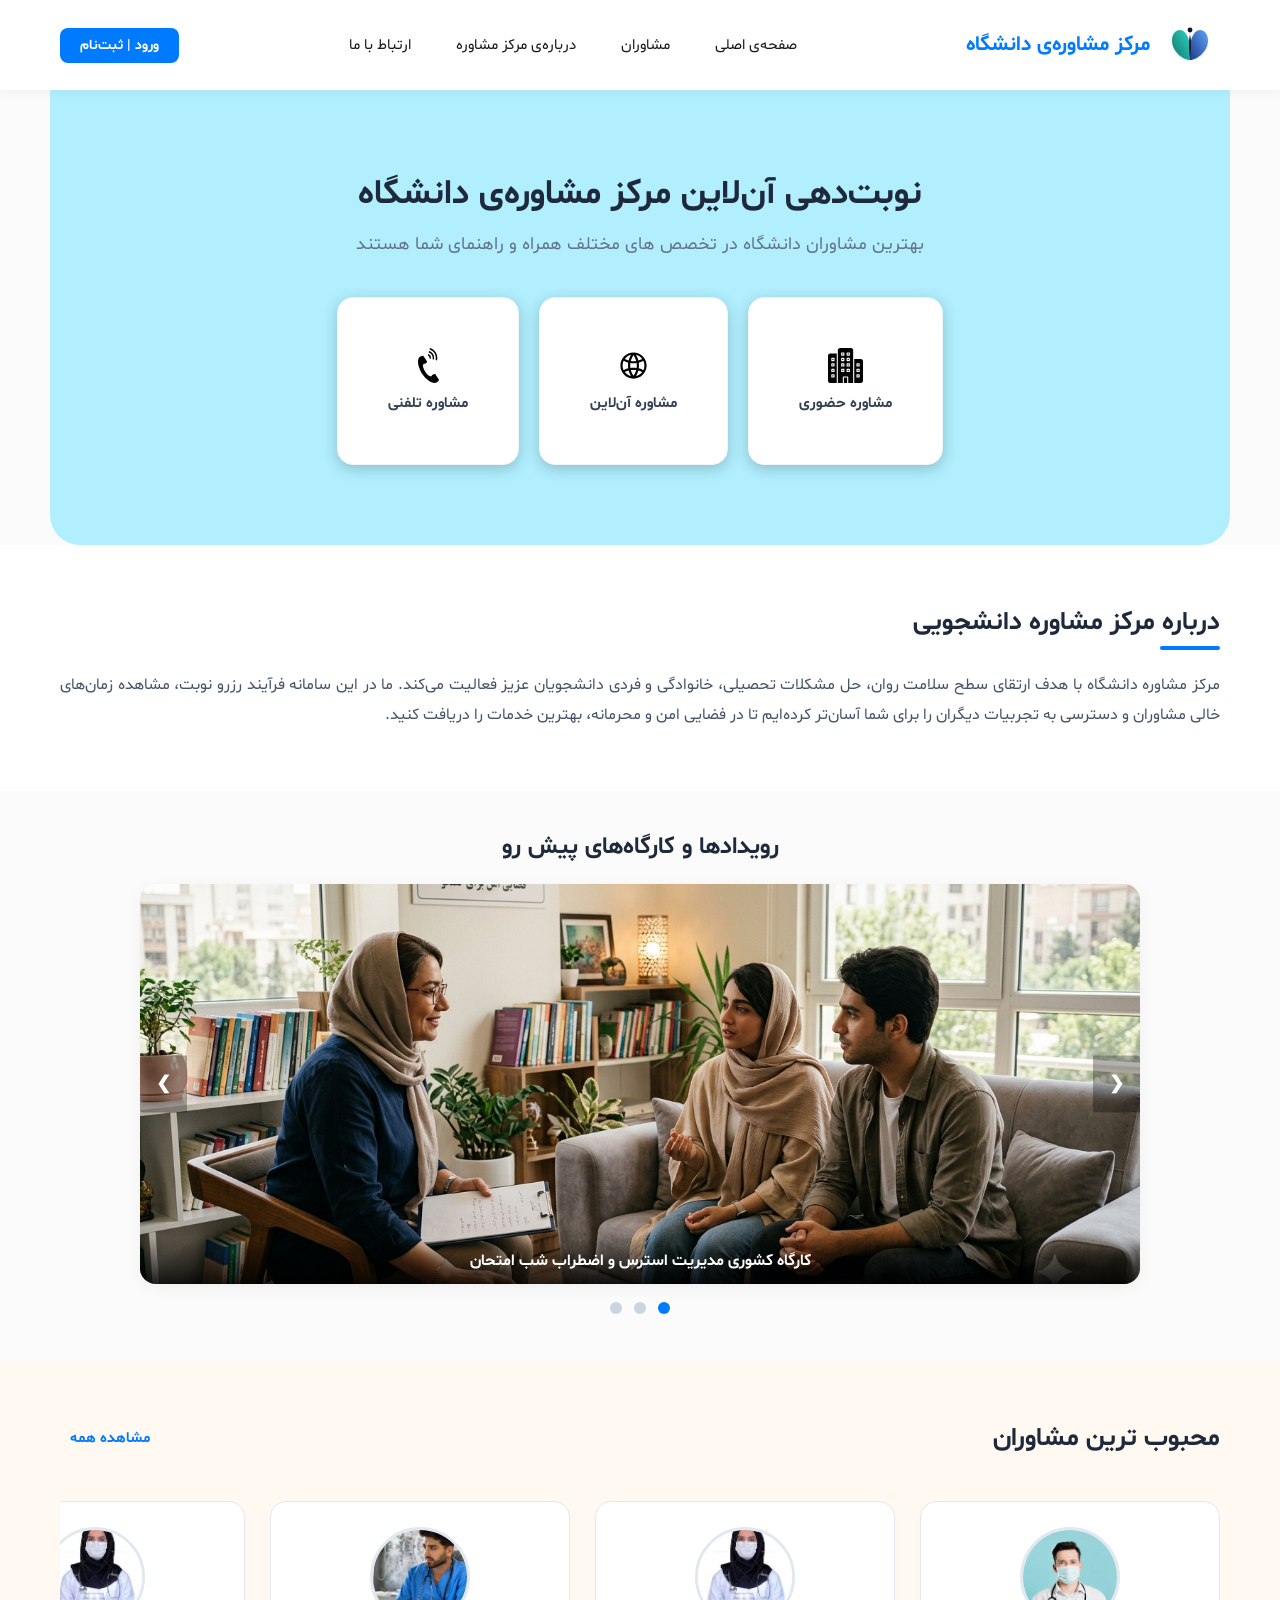
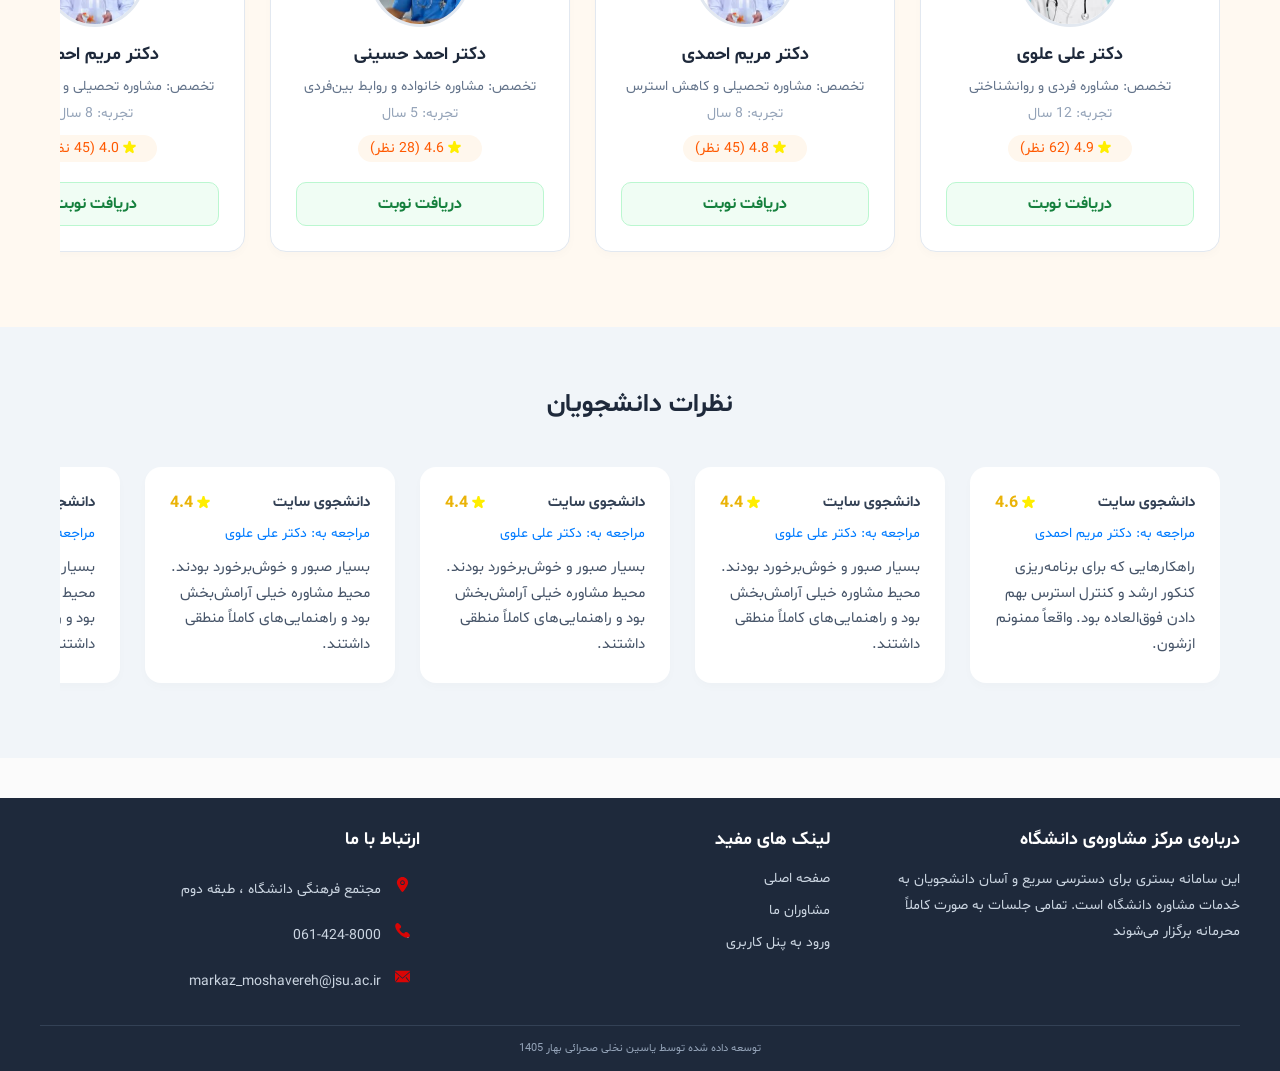
<file: HTML/index.html>
<!doctype html>
<html lang="fa" dir="rtl">
  <head>
    <meta charset="UTF-8" />
    <meta name="viewport" content="width=device-width, initial-scale=1.0" />
    <title>مرکز مشاوره دانشگاه</title>
    <link rel="stylesheet" href="../CSS/style.css" />
    <link rel="stylesheet" href="../CSS/home.css" />
  </head>

  <body id="logged-in">
    <header>
      <div class="nav-container">
        <div class="nav-logo-brand">
          <img src="../ASSETS/IMAGE/logo.svg" alt="لوگوی سایت مشاوره" />
          <span>مرکز مشاوره‌ی دانشگاه</span>
        </div>
        <nav>
          <ul class="nav-menu">
            <li><a href="index.html" class="active">صفحه‌ی اصلی</a></li>
            <li><a href="moshaveran.html">مشاوران</a></li>
            <li><a href="about.html">درباره‌ی مرکز مشاوره</a></li>
            <li><a href="#contact_us">ارتباط با ما</a></li>
          </ul>
        </nav>
        <div>
          <a href="login.html" class="nav-auth-btn guest-element"
            >ورود | ثبت‌نام</a
          >
          <a href="profile_student.html" class="nav-profile-btn user-element"
            ><span class="icon-person">.</span> پروفایل من</a
          >
        </div>
      </div>
    </header>

    <!---------------------------------------------------------------------------------------------->

    <main>
      <section class="hero-section">
        <div class="hero-container">
          <h1>نوبت‌دهی آن‌لاین مرکز مشاوره‌ی دانشگاه</h1>
          <p>
            بهترین مشاوران دانشگاه در تخصص های مختلف همراه و راهنمای شما هستند
          </p>

          <div class="consulation-types">
            <a href="moshaveran.html?type=presence" class="type-card">
              <span class="icon-building"></span>
              <span>مشاوره حضوری</span>
            </a>

            <a href="moshaveran.html?type=online" class="type-card">
              <span class="icon-web"></span>
              <span>مشاوره آن‌لاین</span>
            </a>

            <a href="moshaveran.html?type=oncall" class="type-card">
              <span class="icon-telephone2"></span>
              <span>مشاوره تلفنی</span>
            </a>
          </div>
        </div>
      </section>

      <section id="about" class="about-section">
        <div class="global-container">
          <h2>درباره مرکز مشاوره دانشجویی</h2>
          <div class="about-content">
            <p>
              مرکز مشاوره دانشگاه با هدف ارتقای سطح سلامت روان، حل مشکلات
              تحصیلی، خانوادگی و فردی دانشجویان عزیز فعالیت می‌کند. ما در این
              سامانه فرآیند رزرو نوبت، مشاهده زمان‌های خالی مشاوران و دسترسی به
              تجربیات دیگران را برای شما آسان‌تر کرده‌ایم تا در فضایی امن و
              محرمانه، بهترین خدمات را دریافت کنید.
            </p>
          </div>
        </div>
      </section>

      <section class="slider-section global-container">
        <h2 class="section-title">رویدادها و کارگاه‌های پیش رو</h2>

        <div class="slideshow-container">
          <div class="mySlides fade">
            <img
              src="../ASSETS/IMAGE/img1.png"
              alt="کارگاه مدیریت استرس شب امتحان"
              class="slider-image"
            />
            <div class="slider-caption">
              کارگاه کشوری مدیریت استرس و اضطراب شب امتحان
            </div>
          </div>

          <div class="mySlides fade">
            <img
              src="../ASSETS/IMAGE/img2.png"
              alt="همایش موفقیت تحصیلی"
              class="slider-image"
            />
            <div class="slider-caption">
              همایش بزرگ انگیزشی و تکنیک‌های موفقیت تحصیلی
            </div>
          </div>

          <div class="mySlides fade">
            <img
              src="../ASSETS/IMAGE/img3.png"
              alt="مشاوره پیش از ازدواج"
              class="slider-image"
            />
            <div class="slider-caption">
              دوره آموزشی مهارت‌های ارتباطی و مشاوره پیش از ازدواج
            </div>
          </div>

          <a class="prev-slide" id="prevBtn">&#10094;</a>
          <a class="next-slide" id="nextBtn">&#10095;</a>
        </div>

        <div class="slider-dots-container">
          <span class="dot" data-slide="1"></span>
          <span class="dot" data-slide="2"></span>
          <span class="dot" data-slide="3"></span>
        </div>
      </section>

      <section class="popular-consultants">
        <div class="global-container">
          <div class="section-header">
            <h2>محبوب ترین مشاوران</h2>
            <a href="moshaveran.html" class="see-all-link">مشاهده همه</a>
          </div>
          <div class="consultant-grid">
            <article class="consultant-card">
              <img
                src="../ASSETS/IMAGE/download (1).jpg"
                alt="دکتر علی علوی"
                class="consultant-img"
              />
              <h3 class="consultant-name">دکتر علی علوی</h3>
              <p class="consultant-specialty">تخصص: مشاوره فردی و روانشناختی</p>
              <p class="consultant-exp">تجربه: 12 سال</p>
              <div class="consultant-rating">
                <span class="icon-star"></span> 4.9 (62 نظر)
              </div>
              <a href="profile_moshaveran.html" class="book-btn">دریافت نوبت</a>
            </article>

            <article class="consultant-card">
              <img
                src="../ASSETS/IMAGE/download (2).jpg"
                alt="دکتر مریم احمدی"
                class="consultant-img"
              />
              <h3 class="consultant-name">دکتر مریم احمدی</h3>
              <p class="consultant-specialty">
                تخصص: مشاوره تحصیلی و کاهش استرس
              </p>
              <p class="consultant-exp">تجربه: 8 سال</p>
              <div class="consultant-rating">
                <span class="icon-star"></span> 4.8 (45 نظر)
              </div>
              <a href="profile_moshaveran.html" class="book-btn">دریافت نوبت</a>
            </article>

            <article class="consultant-card">
              <img
                src="../ASSETS/IMAGE/download (3).jpg"
                alt="دکتر احمد حسینی"
                class="consultant-img"
              />
              <h3 class="consultant-name">دکتر احمد حسینی</h3>
              <p class="consultant-specialty">
                تخصص: مشاوره خانواده و روابط بین‌فردی
              </p>
              <p class="consultant-exp">تجربه: 5 سال</p>
              <div class="consultant-rating">
                <span class="icon-star"></span> 4.6 (28 نظر)
              </div>
              <a href="profile_moshaveran.html" class="book-btn">دریافت نوبت</a>
            </article>

            <article class="consultant-card">
              <img
                src="../ASSETS/IMAGE/download (2).jpg"
                alt="دکتر مریم احمدی"
                class="consultant-img"
              />
              <h3 class="consultant-name">دکتر مریم احمدی</h3>
              <p class="consultant-specialty">
                تخصص: مشاوره تحصیلی و کاهش استرس
              </p>
              <p class="consultant-exp">تجربه: 8 سال</p>
              <div class="consultant-rating">
                <span class="icon-star"></span> 4.0 (45 نظر)
              </div>
              <a href="profile_moshaveran.html" class="book-btn">دریافت نوبت</a>
            </article>
          </div>
        </div>
      </section>

      <section class="reviews-section">
        <div class="global-container">
          <h2>نظرات دانشجویان</h2>
          <div class="reviews-grid">
            <div class="review-card">
              <div class="review-header">
                <span class="user-name">دانشجوی سایت</span>
                <span class="user-rating">
                  <span class="icon-star"></span> 4.6</span
                >
              </div>
              <p class="review-target">مراجعه به: دکتر مریم احمدی</p>
              <p class="review-text">
                راهکارهایی که برای برنامه‌ریزی کنکور ارشد و کنترل استرس بهم دادن
                فوق‌العاده بود. واقعاً ممنونم ازشون.
              </p>
            </div>

            <div class="review-card">
              <div class="review-header">
                <span class="user-name">دانشجوی سایت</span>
                <span class="user-rating">
                  <span class="icon-star"></span> 4.4</span
                >
              </div>
              <p class="review-target">مراجعه به: دکتر علی علوی</p>
              <p class="review-text">
                بسیار صبور و خوش‌برخورد بودند. محیط مشاوره خیلی آرامش‌بخش بود و
                راهنمایی‌های کاملاً منطقی داشتند.
              </p>
            </div>

            <div class="review-card">
              <div class="review-header">
                <span class="user-name">دانشجوی سایت</span>
                <span class="user-rating">
                  <span class="icon-star"></span> 4.4</span
                >
              </div>
              <p class="review-target">مراجعه به: دکتر علی علوی</p>
              <p class="review-text">
                بسیار صبور و خوش‌برخورد بودند. محیط مشاوره خیلی آرامش‌بخش بود و
                راهنمایی‌های کاملاً منطقی داشتند.
              </p>
            </div>

            <div class="review-card">
              <div class="review-header">
                <span class="user-name">دانشجوی سایت</span>
                <span class="user-rating">
                  <span class="icon-star"></span> 4.4</span
                >
              </div>
              <p class="review-target">مراجعه به: دکتر علی علوی</p>
              <p class="review-text">
                بسیار صبور و خوش‌برخورد بودند. محیط مشاوره خیلی آرامش‌بخش بود و
                راهنمایی‌های کاملاً منطقی داشتند.
              </p>
            </div>

            <div class="review-card">
              <div class="review-header">
                <span class="user-name">دانشجوی سایت</span>
                <span class="user-rating">
                  <span class="icon-star"></span> 4.4</span
                >
              </div>
              <p class="review-target">مراجعه به: دکتر علی علوی</p>
              <p class="review-text">
                بسیار صبور و خوش‌برخورد بودند. محیط مشاوره خیلی آرامش‌بخش بود و
                راهنمایی‌های کاملاً منطقی داشتند.
              </p>
            </div>
          </div>
        </div>
      </section>
    </main>

    <!---------------------------------------------------------------------------------------------->

    <footer id="contact_us">
      <div class="footer-container">
        <div class="footer-section">
          <h3>درباره‌ی مرکز مشاوره‌ی دانشگاه</h3>
          <p>
            این سامانه بستری برای دسترسی سریع و آسان دانشجویان به خدمات مشاوره
            دانشگاه است. تمامی جلسات به صورت کاملاً محرمانه برگزار می‌شوند
          </p>
        </div>
        <div class="footer-section">
          <h3>لینک های مفید</h3>
          <ul class="footer-links">
            <li><a href="index.html">صفحه اصلی</a></li>
            <li><a href="moshaveran.html">مشاوران ما</a></li>
            <li><a href="login.html">ورود به پنل کاربری</a></li>
          </ul>
        </div>
        <div class="footer-section">
          <h3>ارتباط با ما</h3>
          <p>
            <span class="icon-location">.</span> مجتمع فرهنگی دانشگاه ، طبقه دوم
          </p>
          <p><span class="icon-telephone">.</span> 061-424-8000</p>
          <p><span class="icon-email">.</span> markaz_moshavereh@jsu.ac.ir</p>
        </div>
      </div>
      <div class="footer-bottom">
        <p>توسعه داده شده توسط یاسین نخلی صحرائی بهار 1405</p>
      </div>
    </footer>
    <script src="../JS/slider.js"></script>
  </body>
</html>
<!-- t.me/DarkWinter83  -->
<!-- github.com/DarkWinter83 -->
</file>
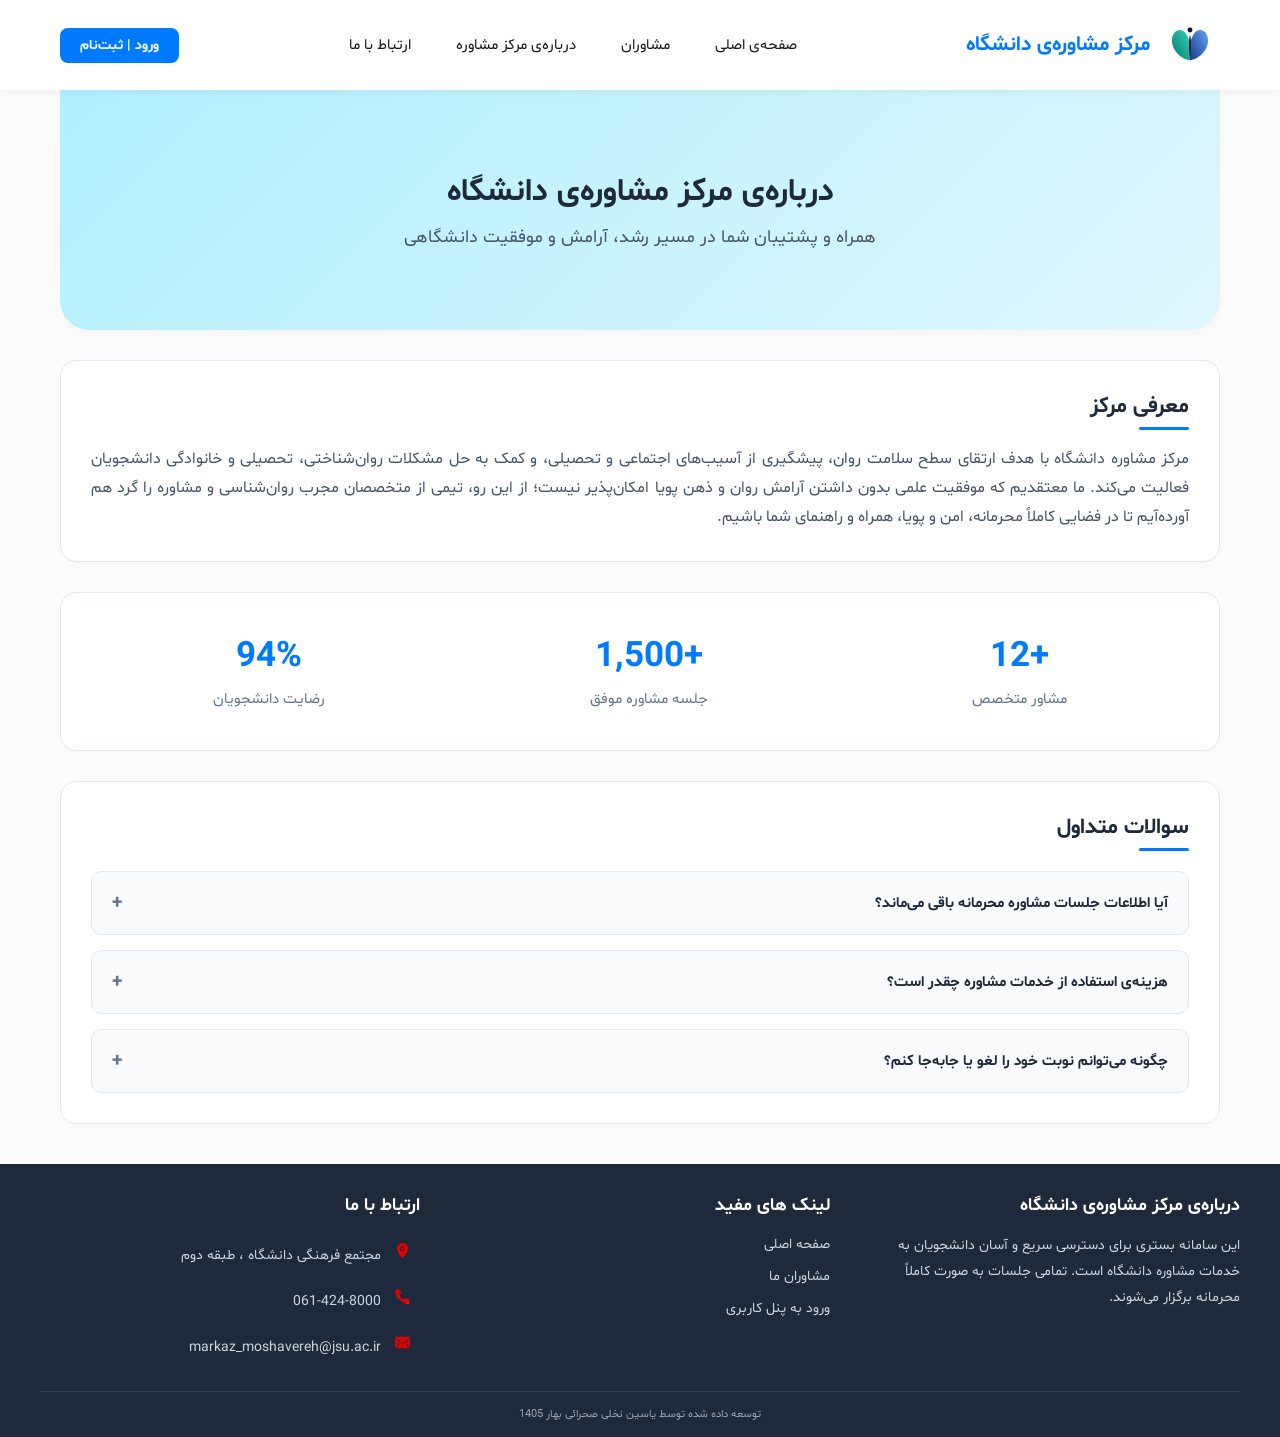
<file: HTML/about.html>
<!doctype html>
<html lang="fa" dir="rtl">
  <head>
    <meta charset="UTF-8" />
    <meta name="viewport" content="width=device-width, initial-scale=1.0" />
    <title>درباره‌ی مرکز مشاوره دانشگاه</title>
    <link rel="stylesheet" href="../CSS/style.css" />
    <link rel="stylesheet" href="../CSS/about.css" />
  </head>

  <body id="logged-in">
    <header>
      <div class="nav-container">
        <div class="nav-logo-brand">
          <img src="../ASSETS/IMAGE/logo.svg" alt="لوگوی سایت مشاوره" />
          <span>مرکز مشاوره‌ی دانشگاه</span>
        </div>
        <nav>
          <ul class="nav-menu">
            <li><a href="index.html">صفحه‌ی اصلی</a></li>
            <li><a href="moshaveran.html">مشاوران</a></li>
            <li>
              <a href="about.html" class="active">درباره‌ی مرکز مشاوره</a>
            </li>
            <li><a href="#contact_us">ارتباط با ما</a></li>
          </ul>
        </nav>
        <div>
          <a href="login.html" class="nav-auth-btn guest-element"
            >ورود | ثبت‌نام</a
          >
          <a href="profile_student.html" class="nav-profile-btn user-element"
            ><span class="icon-person">.</span> پروفایل من</a
          >
        </div>
      </div>
    </header>

    <!-- ----------------------------------------------------------------------------------------------------------------------- -->

    <main class="about-page-main">
      <section class="about-hero-card">
        <h1>درباره‌ی مرکز مشاوره‌ی دانشگاه</h1>
        <p class="about-tagline">
          همراه و پشتیبان شما در مسیر رشد، آرامش و موفقیت دانشگاهی
        </p>
      </section>

      <section class="about-box-card">
        <h2>معرفی مرکز</h2>
        <p>
          مرکز مشاوره دانشگاه با هدف ارتقای سطح سلامت روان، پیشگیری از آسیب‌های
          اجتماعی و تحصیلی، و کمک به حل مشکلات روان‌شناختی، تحصیلی و خانوادگی
          دانشجویان فعالیت می‌کند. ما معتقدیم که موفقیت علمی بدون داشتن آرامش
          روان و ذهن پویا امکان‌پذیر نیست؛ از این رو، تیمی از متخصصان مجرب
          روان‌شناسی و مشاوره را گرد هم آورده‌آیم تا در فضایی کاملاً محرمانه،
          امن و پویا، همراه و راهنمای شما باشیم.
        </p>
      </section>

      <div class="about-stats-container">
        <div class="stat-item">
          <div class="stat-number">+12</div>
          <div class="stat-label">مشاور متخصص</div>
        </div>
        <div class="stat-item">
          <div class="stat-number">+1,500</div>
          <div class="stat-label">جلسه مشاوره موفق</div>
        </div>
        <div class="stat-item">
          <div class="stat-number">94%</div>
          <div class="stat-label">رضایت دانشجویان</div>
        </div>
      </div>

      <section class="about-box-card">
        <h2>سوالات متداول </h2>
        <div class="faq-container">
          <div class="faq-item">
            <div class="faq-question">
              <span>آیا اطلاعات جلسات مشاوره محرمانه باقی می‌ماند؟</span>
              <span class="faq-toggle-icon">+</span>
            </div>
            <div class="faq-answer">
              <p>
                بله، کاملاً. اصل رازداری و محرمانگی، اولین و مهم‌ترین قانون مرکز
                مشاوره است. هیچ‌گونه اطلاعاتی از جلسات شما با مشاور، به اساتید،
                آموزش یا خانواده گزارش نخواهد شد.
              </p>
            </div>
          </div>

          <div class="faq-item">
            <div class="faq-question">
              <span>هزینه‌ی استفاده از خدمات مشاوره چقدر است؟</span>
              <span class="faq-toggle-icon">+</span>
            </div>
            <div class="faq-answer">
              <p>
                تمامی خدمات ارائه شده در مرکز مشاوره دانشگاه برای دانشجویان شاغل
                به تحصیل در این دانشگاه، کاملاً رایگان است.
              </p>
            </div>
          </div>

          <div class="faq-item">
            <div class="faq-question">
              <span>چگونه می‌توانم نوبت خود را لغو یا جابه‌جا کنم؟</span>
              <span class="faq-toggle-icon">+</span>
            </div>
            <div class="faq-answer">
              <p>
                شما می‌توانید تا ۲۴ ساعت قبل از زمان تعیین‌شده، از طریق پنل
                کاربری خود در بخش «پروفایل من»، نوبت خود را لغو کنید یا زمان آن
                را تغییر دهید.
              </p>
            </div>
          </div>
        </div>
      </section>
    </main>

    <!-- ----------------------------------------------------------------------------------------------------------------------- -->

    <footer id="contact_us">
      <div class="footer-container">
        <div class="footer-section">
          <h3>درباره‌ی مرکز مشاوره‌ی دانشگاه</h3>
          <p>
            این سامانه بستری برای دسترسی سریع و آسان دانشجویان به خدمات مشاوره
            دانشگاه است. تمامی جلسات به صورت کاملاً محرمانه برگزار می‌شوند.
          </p>
        </div>
        <div class="footer-section">
          <h3>لینک های مفید</h3>
          <ul class="footer-links">
            <li><a href="index.html">صفحه اصلی</a></li>
            <li><a href="moshaveran.html">مشاوران ما</a></li>
            <li><a href="login.html">ورود به پنل کاربری</a></li>
          </ul>
        </div>
        <div class="footer-section">
          <h3>ارتباط با ما</h3>
          <p>
            <span class="icon-location">.</span> مجتمع فرهنگی دانشگاه ، طبقه دوم
          </p>
          <p><span class="icon-telephone">.</span> 061-424-8000</p>
          <p><span class="icon-email">.</span> markaz_moshavereh@jsu.ac.ir</p>
        </div>
      </div>
      <div class="footer-bottom">
        <p>توسعه داده شده توسط یاسین نخلی صحرائی بهار 1405</p>
      </div>
    </footer>
    <script src="../JS/faq.js"></script>
  </body>
</html>
<!-- t.me/DarkWinter83  -->
<!-- github.com/DarkWinter83 -->
</file>
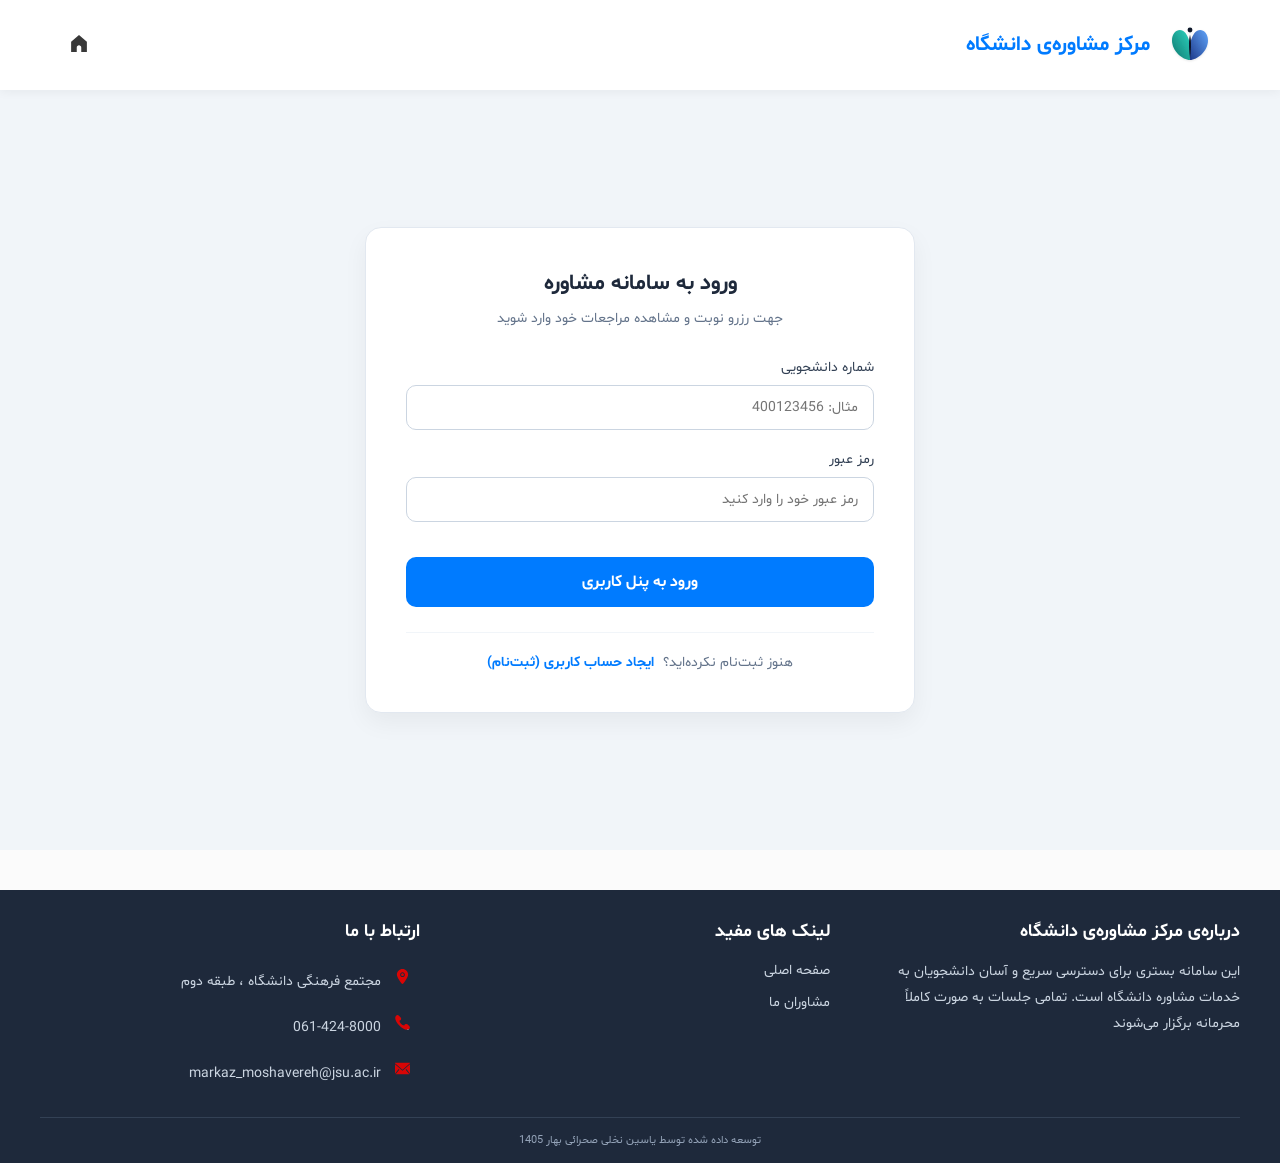
<file: HTML/login.html>
<!doctype html>
<html lang="fa" dir="rtl">
  <head>
    <meta charset="UTF-8" />
    <meta name="viewport" content="width=device-width, initial-scale=1.0" />
    <title>ورود به حساب کاربری</title>
    <link rel="stylesheet" href="../CSS/style.css" />
    <link rel="stylesheet" href="../CSS/auth.css" />
  </head>
  <body>
    <header>
      <div class="nav-container">
        <div class="nav-logo-brand">
          <img src="../ASSETS/IMAGE/logo.svg" alt="لوگوی سایت مشاوره" />
          <span>مرکز مشاوره‌ی دانشگاه</span>
        </div>

        <ul class="nav-menu">
          <li>
            <a href="index.html" class="active">
              <span class="icon-home">.</span>
            </a>
          </li>
        </ul>
      </div>
    </header>

    <!-- ----------------------------------------------------------------------------------------------------------------------- -->

    <main class="auth-page-main">
      <div class="auth-card">
        <h2>ورود به سامانه مشاوره</h2>
        <p class="auth-subtitle">
          جهت رزرو نوبت و مشاهده مراجعات خود وارد شوید
        </p>

        <form action="index.html#logged-in" method="get">
          <div class="form-group">
            <label for="student-id">شماره دانشجویی</label>
            <input
              type="text"
              id="student-id"
              name="username"
              class="form-input"
              placeholder="مثال: 400123456"
              required
            />
          </div>

          <div class="form-group">
            <label for="password">رمز عبور</label>
            <div class="password-wrapper">
              <input
                type="password"
                id="password"
                name="password"
                class="form-input"
                placeholder="رمز عبور خود را وارد کنید"
                required
              />
            </div>
          </div>

          <button type="submit" class="auth-btn">ورود به پنل کاربری</button>
        </form>
        <div class="auth-footer">
          <span>هنوز ثبت‌نام نکرده‌اید؟</span>
          <a href="register.html">ایجاد حساب کاربری (ثبت‌نام)</a>
        </div>
      </div>
    </main>

    <!-- ----------------------------------------------------------------------------------------------------------------------- -->

    <footer id="contact_us">
      <div class="footer-container">
        <div class="footer-section">
          <h3>درباره‌ی مرکز مشاوره‌ی دانشگاه</h3>
          <p>
            این سامانه بستری برای دسترسی سریع و آسان دانشجویان به خدمات مشاوره
            دانشگاه است. تمامی جلسات به صورت کاملاً محرمانه برگزار می‌شوند
          </p>
        </div>
        <div class="footer-section">
          <h3>لینک های مفید</h3>
          <ul class="footer-links">
            <li><a href="index.html">صفحه اصلی</a></li>
            <li><a href="moshaveran.html">مشاوران ما</a></li>
          </ul>
        </div>
        <div class="footer-section">
          <h3>ارتباط با ما</h3>
          <p>
            <span class="icon-location">.</span> مجتمع فرهنگی دانشگاه ، طبقه دوم
          </p>
          <p><span class="icon-telephone">.</span> 061-424-8000</p>
          <p><span class="icon-email">.</span> markaz_moshavereh@jsu.ac.ir</p>
        </div>
      </div>
      <div class="footer-bottom">
        <p>توسعه داده شده توسط یاسین نخلی صحرائی بهار 1405</p>
      </div>
    </footer>
  </body>
</html>
<!-- t.me/DarkWinter83  -->
<!-- github.com/DarkWinter83 -->
</file>
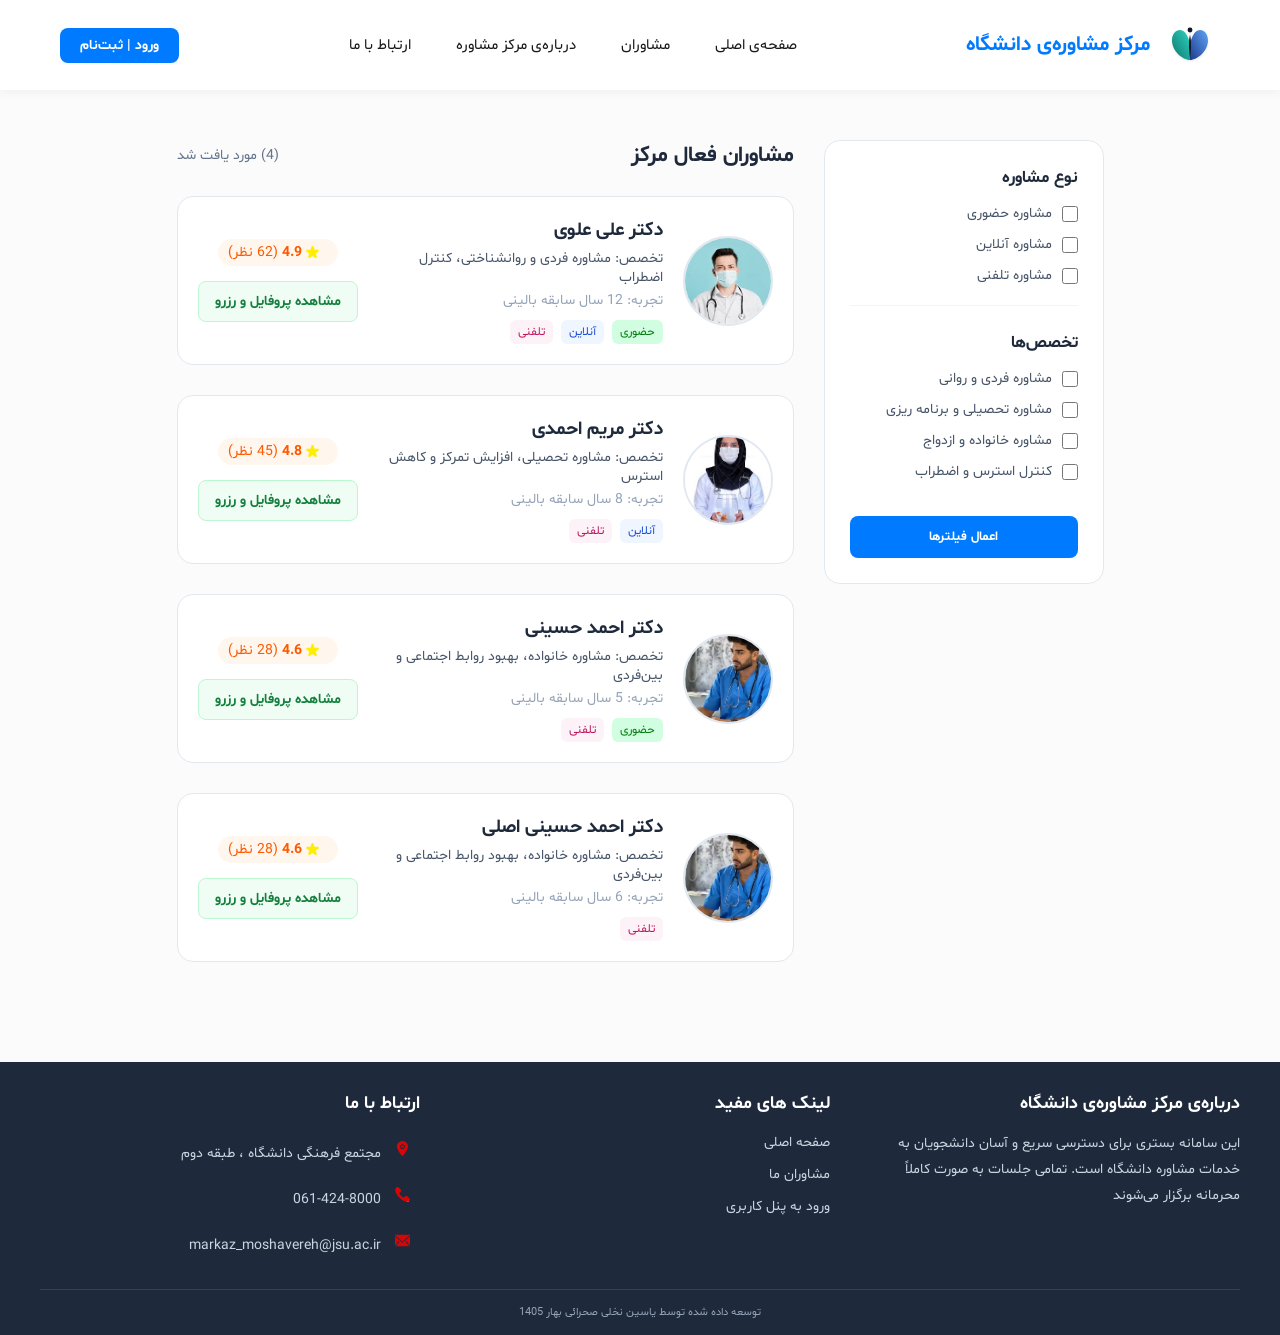
<file: HTML/moshaveran.html>
<!doctype html>
<html lang="fa" dir="rtl">
  <head>
    <meta charset="UTF-8" />
    <meta name="viewport" content="width=device-width, initial-scale=1.0" />
    <title>مشاوران دانشگاه</title>
    <link rel="stylesheet" href="../CSS/style.css" />
    <link rel="stylesheet" href="../CSS/moshaveran.css" />
  </head>
  <body id="logged-in">
    <header>
      <div class="nav-container">
        <div class="nav-logo-brand">
          <img src="../ASSETS/IMAGE/logo.svg" alt="لوگوی سایت مشاوره" />
          <span>مرکز مشاوره‌ی دانشگاه</span>
        </div>
        <nav>
          <ul class="nav-menu">
            <li><a href="index.html" class="active">صفحه‌ی اصلی</a></li>
            <li><a href="moshaveran.html">مشاوران</a></li>
            <li><a href="about.html">درباره‌ی مرکز مشاوره</a></li>
            <li><a href="#contact_us">ارتباط با ما</a></li>
          </ul>
        </nav>
        <div>
          <a href="login.html" class="nav-auth-btn guest-element"
            >ورود | ثبت‌نام</a
          >
          <a href="profile_student.html" class="nav-profile-btn user-element"
            ><span class="icon-person">.</span> پروفایل من</a
          >
        </div>
      </div>
    </header>

    <!-- ----------------------------------------------------------------------------------------------------------------------- -->

    <main class="moshaveran-container">
      <aside class="filter-sidebar">
        <div class="sidebar-block">
          <h3>نوع مشاوره</h3>
          <div class="filter-options">
            <label class="check-label">
              <input type="checkbox" name="type" value="presence" />
              <span>مشاوره حضوری</span>
            </label>
            <label class="check-label">
              <input type="checkbox" name="type" value="online" />
              <span>مشاوره آنلاین </span>
            </label>
            <label class="check-label">
              <input type="checkbox" name="type" value="oncall" />
              <span>مشاوره تلفنی</span>
            </label>
          </div>
        </div>

        <div class="sidebar-block">
          <h3>تخصص‌ها</h3>
          <div class="filter-options">
            <label class="check-label">
              <input type="checkbox" name="specialty" value="individual" />
              <span>مشاوره فردی و روانی</span>
            </label>
            <label class="check-label">
              <input type="checkbox" name="specialty" value="academic" />
              <span>مشاوره تحصیلی و برنامه ریزی</span>
            </label>
            <label class="check-label">
              <input type="checkbox" name="specialty" value="family" />
              <span>مشاوره خانواده و ازدواج</span>
            </label>
            <label class="check-label">
              <input type="checkbox" name="specialty" value="stress" />
              <span>کنترل استرس و اضطراب</span>
            </label>
          </div>
        </div>

        <button type="button" class="apply-filters-btn">اعمال فیلترها</button>
      </aside>
      <section class="consultants-list-section">
        <div class="list-header">
          <h2>مشاوران فعال مرکز</h2>
          <span class="results-count">(4) مورد یافت شد</span>
        </div>

        <div class="consultants-long-grid">
          <article class="long-consultant-card">
            <img
              src="../ASSETS/IMAGE/download (1).jpg"
              alt="دکتر علی علوی"
              class="card-avatar"
            />
            <div class="card-details">
              <h3>دکتر علی علوی</h3>
              <p class="specialty-text">
                تخصص: مشاوره فردی و روانشناختی، کنترل اضطراب
              </p>
              <p class="experience-text">تجربه: 12 سال سابقه بالینی</p>
              <div class="card-badges">
                <span class="badge presence">حضوری</span>
                <span class="badge online">آنلاین</span>
                <span class="badge oncall">تلفنی</span>
              </div>
            </div>
            <div class="card-action">
              <div class="rating">
                <span class="icon-star"></span> <strong>4.9</strong> (62 نظر)
              </div>
              <a href="profile_moshaveran.html" class="view-profile-btn"
                >مشاهده پروفایل و رزرو</a
              >
            </div>
          </article>

          <article class="long-consultant-card">
            <img
              src="../ASSETS/IMAGE/download (2).jpg"
              alt="دکتر مریم احمدی"
              class="card-avatar"
            />
            <div class="card-details">
              <h3>دکتر مریم احمدی</h3>
              <p class="specialty-text">
                تخصص: مشاوره تحصیلی، افزایش تمرکز و کاهش استرس
              </p>
              <p class="experience-text">تجربه: 8 سال سابقه بالینی</p>
              <div class="card-badges">
                <span class="badge online">آنلاین</span>
                <span class="badge oncall">تلفنی</span>
              </div>
            </div>
            <div class="card-action">
              <div class="rating">
                <span class="icon-star"></span> <strong>4.8</strong> (45 نظر)
              </div>
              <a href="profile_moshaveran.html" class="view-profile-btn"
                >مشاهده پروفایل و رزرو</a
              >
            </div>
          </article>

          <article class="long-consultant-card">
            <img
              src="../ASSETS/IMAGE/download (3).jpg"
              alt="دکتر احمد حسینی"
              class="card-avatar"
            />
            <div class="card-details">
              <h3>دکتر احمد حسینی</h3>
              <p class="specialty-text">
                تخصص: مشاوره خانواده، بهبود روابط اجتماعی و بین‌فردی
              </p>
              <p class="experience-text">تجربه: 5 سال سابقه بالینی</p>
              <div class="card-badges">
                <span class="badge presence">حضوری</span>
                <span class="badge oncall">تلفنی</span>
              </div>
            </div>
            <div class="card-action">
              <div class="rating">
                <span class="icon-star"></span> <strong>4.6</strong> (28 نظر)
              </div>
              <a href="profile_moshaveran.html" class="view-profile-btn"
                >مشاهده پروفایل و رزرو</a
              >
            </div>
          </article>

          <article class="long-consultant-card">
            <img
              src="../ASSETS/IMAGE/download (3).jpg"
              alt=" دکتر احمد حسینی اصلی"
              class="card-avatar"
            />
            <div class="card-details">
              <h3>دکتر احمد حسینی اصلی</h3>
              <p class="specialty-text">
                تخصص: مشاوره خانواده، بهبود روابط اجتماعی و بین‌فردی
              </p>
              <p class="experience-text">تجربه: 6 سال سابقه بالینی</p>
              <div class="card-badges">
                <span class="badge oncall">تلفنی</span>
              </div>
            </div>
            <div class="card-action">
              <div class="rating">
                <span class="icon-star"></span> <strong>4.6</strong> (28 نظر)
              </div>
              <a href="profile_moshaveran.html" class="view-profile-btn"
                >مشاهده پروفایل و رزرو</a
              >
            </div>
          </article>
        </div>
      </section>
    </main>

    <!-- ----------------------------------------------------------------------------------------------------------------------- -->

    <footer id="contact_us">
      <div class="footer-container">
        <div class="footer-section">
          <h3>درباره‌ی مرکز مشاوره‌ی دانشگاه</h3>
          <p>
            این سامانه بستری برای دسترسی سریع و آسان دانشجویان به خدمات مشاوره
            دانشگاه است. تمامی جلسات به صورت کاملاً محرمانه برگزار می‌شوند
          </p>
        </div>
        <div class="footer-section">
          <h3>لینک های مفید</h3>
          <ul class="footer-links">
            <li><a href="index.html">صفحه اصلی</a></li>
            <li><a href="moshaveran.html">مشاوران ما</a></li>
            <li><a href="login.html">ورود به پنل کاربری</a></li>
          </ul>
        </div>
        <div class="footer-section">
          <h3>ارتباط با ما</h3>
          <p>
            <span class="icon-location">.</span> مجتمع فرهنگی دانشگاه ، طبقه دوم
          </p>
          <p><span class="icon-telephone">.</span> 061-424-8000</p>
          <p><span class="icon-email">.</span> markaz_moshavereh@jsu.ac.ir</p>
        </div>
      </div>
      <div class="footer-bottom">
        <p>توسعه داده شده توسط یاسین نخلی صحرائی بهار 1405</p>
      </div>
    </footer>
  </body>
</html>
<!-- t.me/DarkWinter83  -->
<!-- github.com/DarkWinter83 -->
</file>
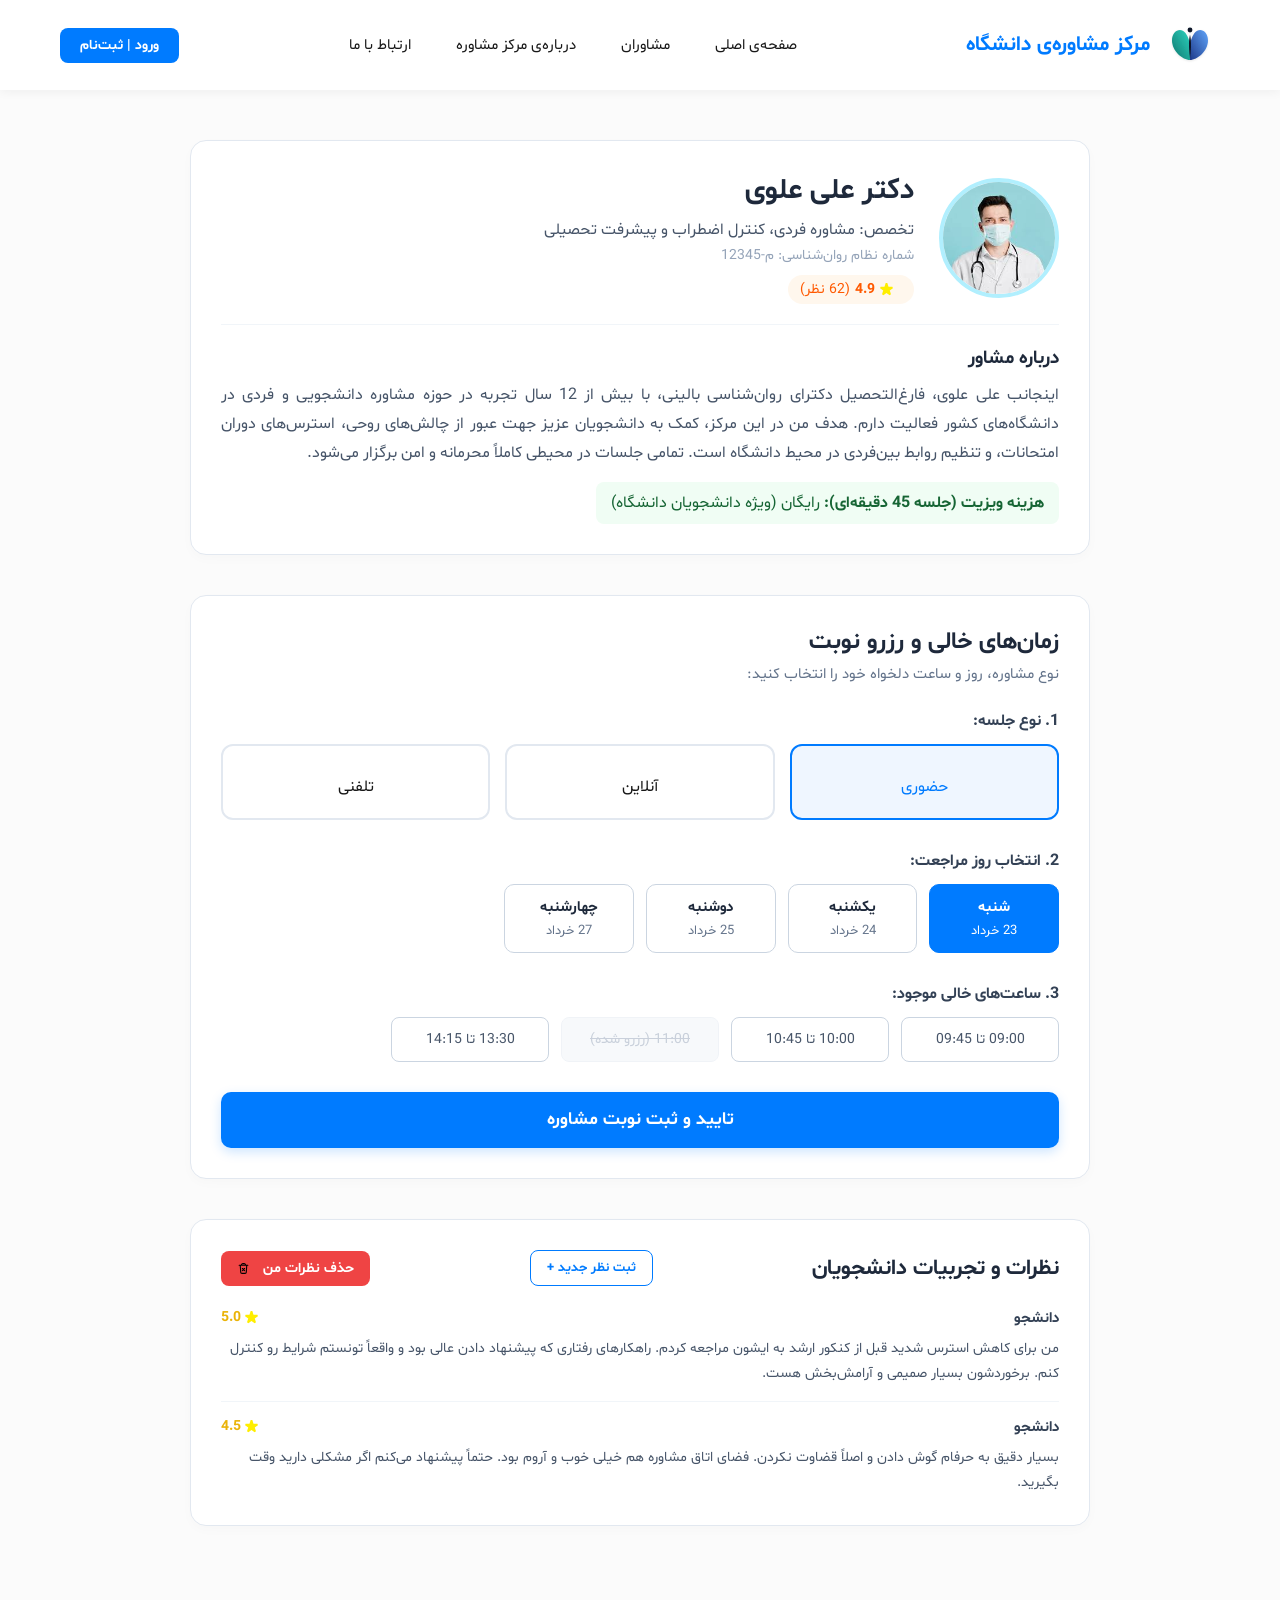
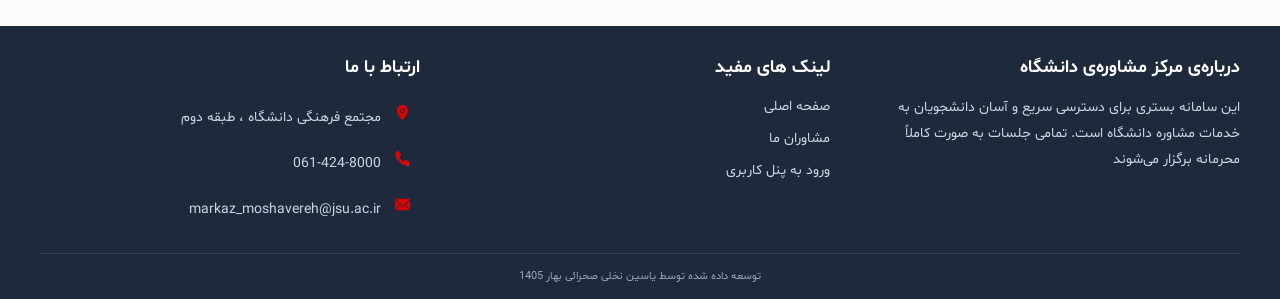
<file: HTML/profile_moshaveran.html>
<!doctype html>
<html lang="fa" dir="rtl">
  <head>
    <meta charset="UTF-8" />
    <meta name="viewport" content="width=device-width, initial-scale=1.0" />
    <title>مشاور دانشگاه</title>
    <link rel="stylesheet" href="../CSS/style.css" />
    <link rel="stylesheet" href="../CSS/profile_moshaveran.css" />
  </head>
  <body id="logged-in">
    <header>
      <div class="nav-container">
        <div class="nav-logo-brand">
          <img src="../ASSETS/IMAGE/logo.svg" alt="لوگوی سایت مشاوره" />
          <span>مرکز مشاوره‌ی دانشگاه</span>
        </div>
        <nav>
          <ul class="nav-menu">
            <li><a href="index.html" class="active">صفحه‌ی اصلی</a></li>
            <li><a href="moshaveran.html">مشاوران</a></li>
            <li><a href="about.html">درباره‌ی مرکز مشاوره</a></li>
            <li><a href="#contact_us">ارتباط با ما</a></li>
          </ul>
        </nav>
        <div>
          <a href="login.html" class="nav-auth-btn guest-element"
            >ورود | ثبت‌نام</a
          >
          <a href="profile_student.html" class="nav-profile-btn user-element"
            ><span class="icon-person">.</span> پروفایل من</a
          >
        </div>
      </div>
    </header>

    <!-- ----------------------------------------------------------------------------------------------------------------------- -->

    <main class="profile-page-main">
      <section class="consultant-info-card">
        <div class="info-header">
          <img
            src="../ASSETS/IMAGE/download (1).jpg"
            alt="دکتر علی علوی"
            class="main-profile-img"
          />
          <div class="info-text">
            <h2>دکتر علی علوی</h2>
            <p class="specialty">
              تخصص: مشاوره فردی، کنترل اضطراب و پیشرفت تحصیلی
            </p>
            <p class="license-number">شماره نظام روان‌شناسی: م-12345</p>
            <div class="rating-badge">
              <span class="icon-star"></span> <strong>4.9</strong> (62 نظر)
            </div>
          </div>
        </div>
        <hr class="card-divider" />
        <div class="info-bio">
          <h3>درباره مشاور</h3>
          <p>
            اینجانب علی علوی، فارغ‌التحصیل دکترای روان‌شناسی بالینی، با بیش از
            12 سال تجربه در حوزه مشاوره دانشجویی و فردی در دانشگاه‌های کشور
            فعالیت دارم. هدف من در این مرکز، کمک به دانشجویان عزیز جهت عبور از
            چالش‌های روحی، استرس‌های دوران امتحانات، و تنظیم روابط بین‌فردی در
            محیط دانشگاه است. تمامی جلسات در محیطی کاملاً محرمانه و امن برگزار
            می‌شود.
          </p>
          <div class="pricing-info">
            <span
              ><strong>هزینه ویزیت (جلسه 45 دقیقه‌ای):</strong> رایگان (ویژه
              دانشجویان دانشگاه)</span
            >
          </div>
        </div>
      </section>
      <section class="booking-box-card">
        <h2>زمان‌های خالی و رزرو نوبت</h2>
        <p class="subtitle">
          نوع مشاوره، روز و ساعت دلخواه خود را انتخاب کنید:
        </p>

        <form class="booking-form">
          <div class="booking-group">
            <span class="group-title">1. نوع جلسه:</span>
            <div class="custom-radio-group">
              <label class="radio-tile">
                <input
                  type="radio"
                  name="visit_type"
                  value="presence"
                  checked
                />
                <div class="tile-content">
                  <span class="icon-building"></span>
                  <span>حضوری</span>
                </div>
              </label>

              <label class="radio-tile">
                <input type="radio" name="visit_type" value="online" />
                <div class="tile-content">
                  <span class="icon-web"></span>
                  <span>آنلاین </span>
                </div>
              </label>

              <label class="radio-tile">
                <input type="radio" name="visit_type" value="oncall" />
                <div class="tile-content">
                  <span class="icon-telephone2"></span>
                  <span>تلفنی</span>
                </div>
              </label>
            </div>
          </div>

          <div class="booking-group">
            <span class="group-title">2. انتخاب روز مراجعت:</span>
            <div class="days-grid">
              <label class="day-selector">
                <input type="radio" name="booking_day" value="شنبه" checked />
                <div class="day-box">
                  <span class="day-name">شنبه</span>
                  <span class="day-date">23 خرداد</span>
                </div>
              </label>

              <label class="day-selector">
                <input type="radio" name="booking_day" value="یکشنبه" />
                <div class="day-box">
                  <span class="day-name">یکشنبه</span>
                  <span class="day-date">24 خرداد</span>
                </div>
              </label>

              <label class="day-selector">
                <input type="radio" name="booking_day" value="دوشنبه" />
                <div class="day-box">
                  <span class="day-name">دوشنبه</span>
                  <span class="day-date">25 خرداد</span>
                </div>
              </label>

              <label class="day-selector">
                <input type="radio" name="booking_day" value="چهارشنبه" />
                <div class="day-box">
                  <span class="day-name">چهارشنبه</span>
                  <span class="day-date">27 خرداد</span>
                </div>
              </label>
            </div>
          </div>

          <div class="booking-group">
            <span class="group-title">3. ساعت‌های خالی موجود:</span>
            <div class="times-grid">
              <label class="time-selector">
                <input
                  type="radio"
                  name="booking_time"
                  value="09:00"
                  required
                />
                <span class="time-box">09:00 تا 09:45</span>
              </label>

              <label class="time-selector">
                <input type="radio" name="booking_time" value="10:00" />
                <span class="time-box">10:00 تا 10:45</span>
              </label>

              <label class="time-selector disabled">
                <input
                  type="radio"
                  name="booking_time"
                  value="11:00"
                  disabled
                />
                <span class="time-box">11:00 (رزرو شده)</span>
              </label>

              <label class="time-selector">
                <input type="radio" name="booking_time" value="13:30" />
                <span class="time-box">13:30 تا 14:15</span>
              </label>
            </div>
          </div>

          <button type="submit" class="submit-booking-btn">
            تایید و ثبت نوبت مشاوره
          </button>
        </form>
      </section>
      <section class="comments-section-card">
        <div class="comments-header">
          <h2>نظرات و تجربیات دانشجویان</h2>
          <button type="button" class="add-comment-btn" id="toggleCommentBtn">
            ثبت نظر جدید +
          </button>
          <button
            type="button"
            class="clear-comments-btn"
            id="clearCommentsBtn"
          >
            حذف نظرات من <span class="icon-trash"></span>
          </button>
        </div>

        <form id="commentForm" class="comment-form-block" novalidate>
          <div class="form-group-comment">
            <label for="commenterName"
              >نام شما (یا دانشجو) <span style="color: red">*</span></label
            >
            <input
              type="text"
              id="commenterName"
              placeholder="مثال: دانشجو یا علی محمدی"
              required
            />
            <span class="error-message" id="commentNameError"></span>
          </div>

          <div class="form-group-comment">
            <label for="commentRating"
              >امتیاز به مشاور (عدد بین 1 تا 5)
              <span style="color: red">*</span></label
            >
            <input
              type="number"
              id="commentRating"
              min="1"
              max="5"
              step="0.1"
              placeholder="مثال: 4.5"
              required
            />
            <span class="error-message" id="commentRatingError"></span>
          </div>
          <div class="form-group-comment">
            <label for="commentText"
              >متن نظر شما <span style="color: red">*</span></label
            >
            <textarea
              id="commentText"
              rows="3"
              placeholder="تجربه خود از مشاوره را بنویسید..."
              required
            ></textarea>
            <span class="error-message" id="commentTextError"></span>
          </div>

          <button type="submit" class="submit-comment-action-btn">
            ثبت و ذخیره نظر
          </button>
        </form>

        <div class="comments-list" id="commentsDynamicList"></div>
      </section>
    </main>

    <!-- ----------------------------------------------------------------------------------------------------------------------- -->

    <footer id="contact_us">
      <div class="footer-container">
        <div class="footer-section">
          <h3>درباره‌ی مرکز مشاوره‌ی دانشگاه</h3>
          <p>
            این سامانه بستری برای دسترسی سریع و آسان دانشجویان به خدمات مشاوره
            دانشگاه است. تمامی جلسات به صورت کاملاً محرمانه برگزار می‌شوند
          </p>
        </div>
        <div class="footer-section">
          <h3>لینک های مفید</h3>
          <ul class="footer-links">
            <li><a href="index.html">صفحه اصلی</a></li>
            <li><a href="moshaveran.html">مشاوران ما</a></li>
            <li><a href="login.html">ورود به پنل کاربری</a></li>
          </ul>
        </div>
        <div class="footer-section">
          <h3>ارتباط با ما</h3>
          <p>
            <span class="icon-location">.</span> مجتمع فرهنگی دانشگاه ، طبقه دوم
          </p>
          <p><span class="icon-telephone">.</span> 061-424-8000</p>
          <p><span class="icon-email">.</span> markaz_moshavereh@jsu.ac.ir</p>
        </div>
      </div>
      <div class="footer-bottom">
        <p>توسعه داده شده توسط یاسین نخلی صحرائی بهار 1405</p>
      </div>
    </footer>
    <script src="../JS/comments.js"></script>
  </body>
</html>
<!-- t.me/DarkWinter83  -->
<!-- github.com/DarkWinter83 -->
</file>
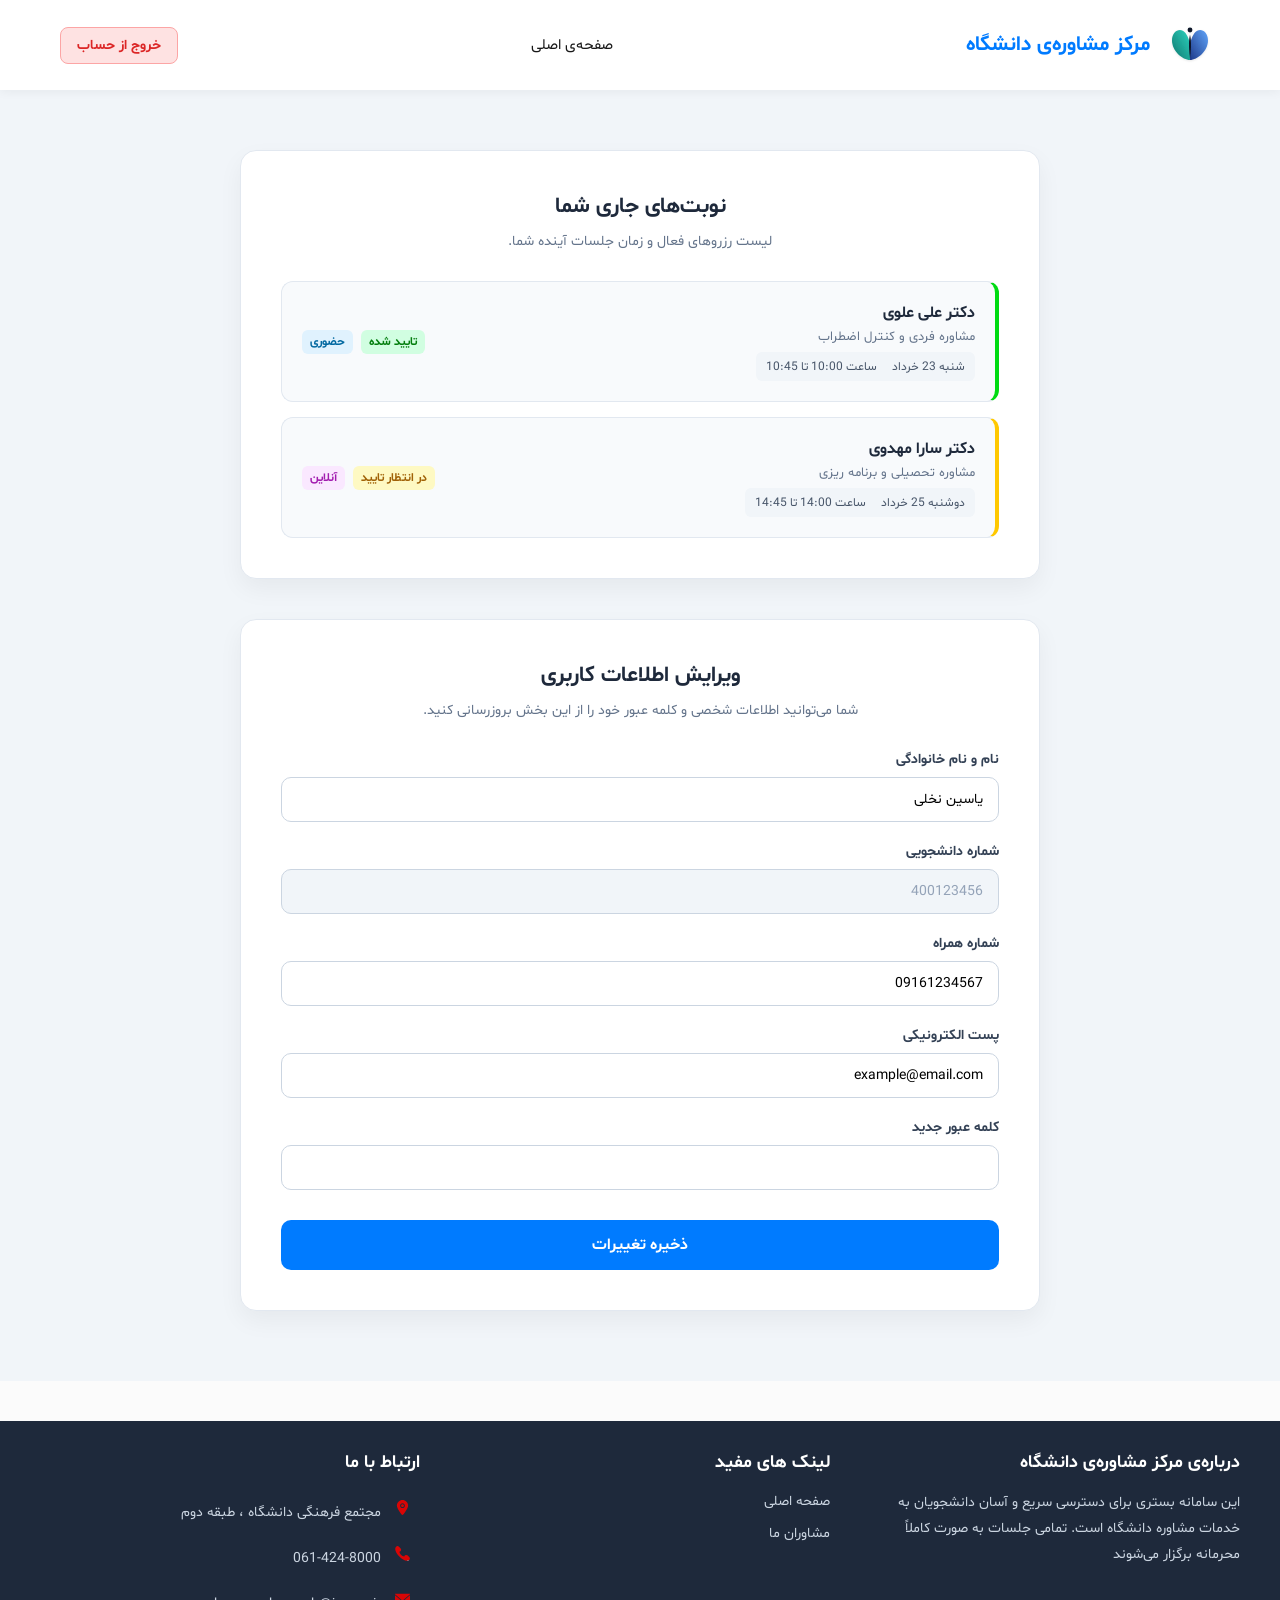
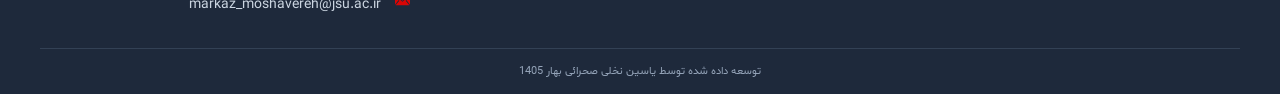
<file: HTML/profile_student.html>
<!doctype html>
<html lang="fa" dir="rtl">
  <head>
    <meta charset="UTF-8" />
    <meta name="viewport" content="width=device-width, initial-scale=1.0" />
    <title>پروفایل کاربر</title>
    <link rel="stylesheet" href="../CSS/style.css" />
    <link rel="stylesheet" href="../CSS/profile_student.css" />
  </head>
  <body id="logged-in">
    <header>
      <div class="nav-container">
        <div class="nav-logo-brand">
          <img src="../ASSETS/IMAGE/logo.svg" alt="لوگوی سایت مشاوره" />
          <span> مرکز مشاوره‌ی دانشگاه</span>
        </div>
        <nav>
          <ul class="nav-menu">
            <li><a href="index.html">صفحه‌ی اصلی</a></li>
          </ul>
        </nav>
        <div>
          <a href="index.html" class="nav-logout-btn">خروج از حساب</a>
        </div>
      </div>
    </header>
    <!-- ----------------------------------------------------------------------------------------------------------------------- -->

    <main class="profile-page-main-center">
      <section class="profile-auth-style-card">
        <h2>نوبت‌های جاری شما</h2>
        <p class="profile-subtitle">
          لیست رزروهای فعال و زمان جلسات آینده شما.
        </p>

        <div class="appointments-vertical-list">
          <div class="appointment-card-row card-status-active">
            <div class="appointment-info">
              <h4>دکتر علی علوی</h4>
              <p class="specialty-text">مشاوره فردی و کنترل اضطراب</p>
              <div class="time-meta-vertical">
                <span>شنبه 23 خرداد</span>
                <span>ساعت 10:00 تا 10:45</span>
              </div>
            </div>
            <div class="appointment-badges">
              <span class="badge-status status-confirmed">تایید شده</span>
              <span class="badge-type type-presence">حضوری</span>
            </div>
          </div>

          <div class="appointment-card-row card-status-pending">
            <div class="appointment-info">
              <h4>دکتر سارا مهدوی</h4>
              <p class="specialty-text">مشاوره تحصیلی و برنامه ریزی</p>
              <div class="time-meta-vertical">
                <span>دوشنبه 25 خرداد</span>
                <span>ساعت 14:00 تا 14:45</span>
              </div>
            </div>
            <div class="appointment-badges">
              <span class="badge-status status-pending">در انتظار تایید</span>
              <span class="badge-type type-online">آنلاین</span>
            </div>
          </div>
        </div>
      </section>

      <section class="profile-auth-style-card">
        <h2>ویرایش اطلاعات کاربری</h2>
        <p class="profile-subtitle">
          شما می‌توانید اطلاعات شخصی و کلمه عبور خود را از این بخش بروزرسانی
          کنید.
        </p>

        <form class="profile-vertical-form">
          <div class="form-group-vertical">
            <label for="student_name">نام و نام خانوادگی</label>
            <input type="text" id="student_name" value="یاسین نخلی" required />
          </div>

          <div class="form-group-vertical">
            <label for="student_id_num">شماره دانشجویی</label>
            <input type="text" id="student_id_num" value="400123456" disabled />
          </div>

          <div class="form-group-vertical">
            <label for="student_phone">شماره همراه</label>
            <input type="tel" id="student_phone" value="09161234567" required />
          </div>

          <div class="form-group-vertical">
            <label for="student_email">پست الکترونیکی</label>
            <input
              type="email"
              id="student_email"
              value="example@email.com"
              required
            />
          </div>

          <div class="form-group-vertical">
            <label for="student_password">کلمه عبور جدید</label>
            <input type="password" id="student_password" />
          </div>

          <button type="submit" class="profile-submit-btn">
            ذخیره تغییرات
          </button>
        </form>
      </section>
    </main>
    <!-- ----------------------------------------------------------------------------------------------------------------------- -->

    <footer id="contact_us">
      <div class="footer-container">
        <div class="footer-section">
          <h3>درباره‌ی مرکز مشاوره‌ی دانشگاه</h3>
          <p>
            این سامانه بستری برای دسترسی سریع و آسان دانشجویان به خدمات مشاوره
            دانشگاه است. تمامی جلسات به صورت کاملاً محرمانه برگزار می‌شوند
          </p>
        </div>
        <div class="footer-section">
          <h3>لینک های مفید</h3>
          <ul class="footer-links">
            <li><a href="index.html">صفحه اصلی</a></li>
            <li><a href="moshaveran.html">مشاوران ما</a></li>
          </ul>
        </div>
        <div class="footer-section">
          <h3>ارتباط با ما</h3>
          <p>
            <span class="icon-location">.</span> مجتمع فرهنگی دانشگاه ، طبقه دوم
          </p>
          <p><span class="icon-telephone">.</span> 061-424-8000</p>
          <p><span class="icon-email">.</span> markaz_moshavereh@jsu.ac.ir</p>
        </div>
      </div>
      <div class="footer-bottom">
        <p>توسعه داده شده توسط یاسین نخلی صحرائی بهار 1405</p>
      </div>
    </footer>
  </body>
</html>
<!-- t.me/DarkWinter83  -->
<!-- github.com/DarkWinter83 -->
</file>
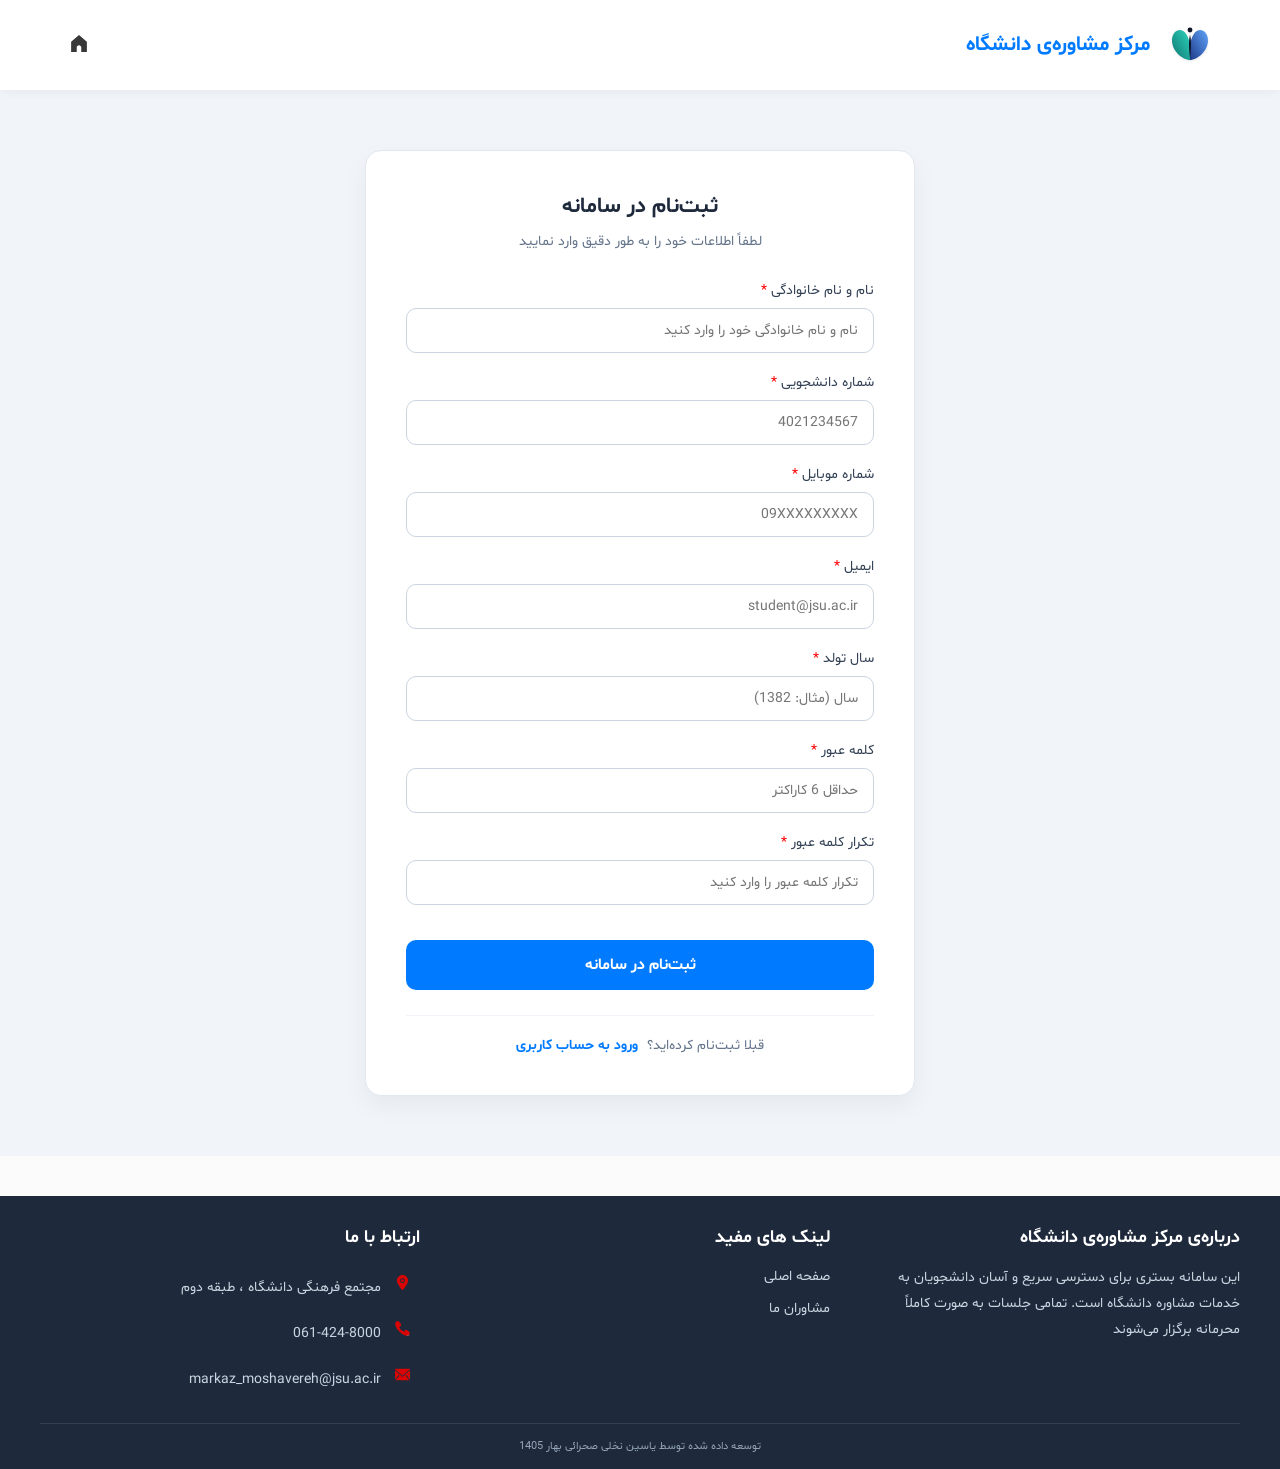
<file: HTML/register.html>
<!doctype html>
<html lang="fa" dir="rtl">
  <head>
    <meta charset="UTF-8" />
    <meta name="viewport" content="width=device-width, initial-scale=1.0" />
    <title>ثبت‌نام در حساب کاربری</title>
    <link rel="stylesheet" href="../CSS/style.css" />
    <link rel="stylesheet" href="../CSS/auth.css" />
    <script src="https://code.jquery.com/jquery-3.6.0.min.js"></script>
  </head>
  <body>
    <header>
      <div class="nav-container">
        <div class="nav-logo-brand">
          <img src="../ASSETS/IMAGE/logo.svg" alt="لوگوی سایت مشاوره" />
          <span>مرکز مشاوره‌ی دانشگاه</span>
        </div>

        <ul class="nav-menu">
          <li>
            <a href="index.html" class="active">
              <span class="icon-home">.</span>
            </a>
          </li>
        </ul>
      </div>
    </header>
    <!-- ----------------------------------------------------------------------------------------------------------------------- -->

    <main class="auth-page-main">
      <div class="auth-card">
        <h2>ثبت‌نام در سامانه</h2>
        <p class="auth-subtitle">
          لطفاً اطلاعات خود را به طور دقیق وارد نمایید
        </p>

        <form id="registerForm" novalidate>
          <div class="form-group">
            <label for="full_name"
              >نام و نام خانوادگی <span style="color: red">*</span></label
            >
            <input
              type="text"
              id="full_name"
              placeholder="نام و نام خانوادگی خود را وارد کنید"
              required
            />
            <span class="error-message" id="nameError"></span>
          </div>

          <div class="form-group">
            <label for="student_code"
              >شماره دانشجویی <span style="color: red">*</span></label
            >
            <input
              type="text"
              id="student_code"
              placeholder="4021234567"
              required
            />
            <span class="error-message" id="codeError"></span>
          </div>

          <div class="form-group">
            <label for="phone"
              >شماره موبایل <span style="color: red">*</span></label
            >
            <input type="tel" id="phone" placeholder="09XXXXXXXXX" required />
            <span class="error-message" id="phoneError"></span>
          </div>

          <div class="form-group">
            <label for="email">ایمیل <span style="color: red">*</span></label>
            <input
              type="text"
              id="email"
              placeholder="student@jsu.ac.ir"
              required
            />
            <span class="error-message" id="emailError"></span>
          </div>

          <div class="form-group">
            <label for="birth_year"
              >سال تولد <span style="color: red">*</span></label
            >
            <div class="dob-inputs-row">
              <input
                type="text"
                id="birth_year"
                placeholder="سال (مثال: 1382)"
                maxlength="4"
                class="dob-input dob-year"
              />
            </div>
            <span class="error-message" id="dateError"></span>
          </div>

          <div class="form-group">
            <label for="password"
              >کلمه عبور <span style="color: red">*</span></label
            >
            <input
              type="password"
              id="password"
              class="input-pass-hidden"
              placeholder="حداقل 6 کاراکتر"
              required
            />
            <span class="error-message" id="passError"></span>
          </div>

          <div class="form-group">
            <label for="confirm_password"
              >تکرار کلمه عبور <span style="color: red">*</span></label
            >
            <input
              type="password"
              id="confirm_password"
              placeholder="تکرار کلمه عبور را وارد کنید"
              required
            />
            <span class="error-message" id="confirmPassError"></span>
          </div>

          <div id="formStatusMessage" class="form-status-msg"></div>

          <button type="submit" class="auth-submit-btn">
            ثبت‌نام در سامانه
          </button>
        </form>

        <div class="auth-footer">
          <span>قبلا ثبت‌نام کرده‌اید؟</span>
          <a href="login.html">ورود به حساب کاربری </a>
        </div>
      </div>
    </main>
    <!-- ----------------------------------------------------------------------------------------------------------------------- -->

    <footer id="contact_us">
      <div class="footer-container">
        <div class="footer-section">
          <h3>درباره‌ی مرکز مشاوره‌ی دانشگاه</h3>
          <p>
            این سامانه بستری برای دسترسی سریع و آسان دانشجویان به خدمات مشاوره
            دانشگاه است. تمامی جلسات به صورت کاملاً محرمانه برگزار می‌شوند
          </p>
        </div>
        <div class="footer-section">
          <h3>لینک های مفید</h3>
          <ul class="footer-links">
            <li><a href="index.html">صفحه اصلی</a></li>
            <li><a href="moshaveran.html">مشاوران ما</a></li>
          </ul>
        </div>
        <div class="footer-section">
          <h3>ارتباط با ما</h3>
          <p>
            <span class="icon-location">.</span> مجتمع فرهنگی دانشگاه ، طبقه دوم
          </p>
          <p><span class="icon-telephone">.</span> 061-424-8000</p>
          <p><span class="icon-email">.</span> markaz_moshavereh@jsu.ac.ir</p>
        </div>
      </div>
      <div class="footer-bottom">
        <p>توسعه داده شده توسط یاسین نخلی صحرائی بهار 1405</p>
      </div>
    </footer>
    <script src="../JS/register.js"></script>
  </body>
</html>
<!-- t.me/DarkWinter83  -->
<!-- github.com/DarkWinter83 -->
</file>
<file: CSS/style.css>
@font-face {
  font-family: "Shabnam";
  src: url(../ASSETS/FONT/Shabnam.woff2) format(woff2);
  font-weight: normal;
  font-style: normal;
}

@font-face {
  font-family: "Shabnam";
  src: url(../ASSETS/FONT/Shabnam-Bold.woff2) format(woff2);
  font-weight: bold;
  font-style: normal;
}
* {
  margin: 0;
  padding: 0;
  box-sizing: border-box;
  font-family: "Shabnam", sans-serif;
}

body {
  direction: rtl;
  text-align: right;
  background-color: rgb(251, 251, 251);
  color: rgb(24, 24, 24);
  display: flex;
  flex-direction: column;
  min-height: 100vh;
}

main {
  flex: 1;
}

a {
  text-align: none;
  color: inherit;
}

ul {
  list-style: none;
}
header {
  background-color: #ffffff;
  box-shadow: 0 2px 10px rgba(0, 0, 0, 0.05);
  position: sticky;
  top: 0;
  z-index: 1000;
  
}

.nav-container {
  max-width: 1200px;
  margin: 0 auto;
  padding: 15px 20px;
  display: flex;
  justify-content: space-between;
  align-items: center;
}

.nav-logo-brand {
  display: flex;
  align-items: center;
  gap: 10px;
}

.nav-logo-brand img {
  height: 60px;
}

.nav-logo-brand span {
  font-weight: bold;
  font-size: 1.3rem;
  color: #007bff;
}

.nav-menu {
  display: flex;
  align-items: center;
  gap: 25px;
}

.nav-menu a {
  font-size: 0.95rem;
  transition: color 0.3s;
  border-radius: 8px;
  padding: 8px 10px;
  text-decoration: none;
  transition: all 0.3s ease-in-out;
  align-items: center;
  display: inline;
  
}
.nav-menu span{
  color: #383838;
}
.nav-menu a:hover {
  color: #fff;
  background-color: #007bff;
  border-radius: 8px;
  padding: 8px 15px;
  font-size: 1rem;
  font-weight: bold;
}

.nav-auth-btn {
  background-color: #007bff;
  color: #fff;
  padding: 8px 20px;
  border-radius: 8px;
  font-weight: bold;
  font-size: 0.9rem;
  text-decoration: none;
  transition: background-color 0.3s;
}

.nav-auth-btn:hover {
  background-color: #0056b3;
}

.user-element {
    display: none;
}

.guest-element {
    display: inline-block;
}

:target .guest-element {
    display: none !important;
}

:target .user-element {
    display: inline-block !important;
}

.nav-profile-btn {
    background-color: #007bff;
    color: #fff;
    padding: 8px 15px;
    border-radius: 8px;
    text-decoration: none;
    font-weight: bold;
    font-size: 0.95rem;
    transition: all 0.2s ease;
}
.nav-profile-btn:hover {
  background-color: #0056b3;
}

footer {
  background-color: #1e293b;
  color: #cbd5e1;
  padding: 30px 20px 15px 20px;
  margin-top: 40px;
}

.footer-container {
  max-width: 1200px;
  margin: 0 auto;
  display: flex;
  justify-content: space-between;
  flex-wrap: wrap;
  gap: 30px;
  border-bottom: 1px solid #334155;
  padding-bottom: 20px;
}

.footer-section {
  flex: 1px;
  min-width: 250px;
}

.footer-section h3 {
  color: #fff;
  margin-bottom: 15px;
  font-size: 1.1rem;
}

.footer-section p {
  font-size: 0.9rem;
  line-height: 1.8;
}

.footer-links li {
  margin-bottom: 10px;
}

.footer-links a {
  font-size: 0.9rem;
  transition: color 0.2s;
  text-decoration: none;
}

.footer-links a:hover {
  color: #fff;
}

.footer-bottom {
  text-align: center;
  padding-top: 15px;
  font-size: 0.7rem;
  color: #94a3b8;
}
.nav-logout-btn {
  display: inline-block;
  background-color: #fee2e2; 
  color: #dc2626; 
  border: 1px solid #fca5a5;
  padding: 8px 16px;
  border-radius: 8px;
  text-decoration: none;
  font-weight: bold;
  font-size: 0.9rem;
  transition: all 0.2s ease;
}

.nav-logout-btn:hover {
  background-color: #dc2626;
  color: #ffffff;
  border-color: #dc2626;
}
/* icons */
.icon-location {
  display: inline-block;
  width: 15px;
  margin: 10px;

  mask-image: url("../ASSETS/ICON/location-svgrepo-com.svg");

  mask-size: contain;
  mask-repeat: no-repeat;

  background-color: #d90505;
}
.icon-email {
  display: inline-block;
  width: 15px;
  margin: 10px;

  mask-image: url("../ASSETS/ICON/email-svgrepo-com.svg");

  mask-size: contain;
  mask-repeat: no-repeat;

  background-color: #d90505;
}
.icon-telephone {
  display: inline-block;
  width: 15px;
  margin: 10px;
  mask-image: url("../ASSETS/ICON/telephone-receiver-svgrepo-com.svg");

  mask-size: contain;
  mask-repeat: no-repeat;

  background-color: #d90505;
}
.icon-person {
  display: inline-block;
  width: 18px;
  
  mask-image: url("../ASSETS/ICON/person-silhouette-svgrepo-com.svg");

  mask-size: contain;
  mask-repeat: no-repeat;

  background-color: #fff;
}

.icon-home {
  display: inline-block;
  width: 18px;
  height: 18px;
  mask-image: url("../ASSETS/ICON/home-svgrepo-com.svg");

  mask-size: contain;
  mask-repeat: no-repeat;

  background-color: #383838;
}
@media (max-width: 768px) {
  .nav-container {
    flex-direction: column;
    gap: 15px;
    padding: 15px 20px;
    height: auto; 
  }

  .nav-menu {
    flex-wrap: wrap;
    justify-content: center;
    gap: 15px;
  }

  .nav-menu li a {
    font-size: 0.85rem;
    padding: 6px 10px;
  }

  .nav-logo-brand {
    margin-bottom: 5px;
  }

  .nav-logout-btn {
    width: 100%;
    text-align: center;
    padding: 10px;
  }
}
/* t.me/DarkWinter83 */
/* github.com/DarkWinter83 */
</file>
<file: CSS/home.css>
.global-container {
  max-width: 1200px;
  margin: 0 auto;
  padding: 0 20px;
}

.hero-section {
  background-color: #b1effe;
  padding: 80px 20px;
  text-align: center;
  margin: 0 50px;
  border-bottom-left-radius: 30px;
  border-bottom-right-radius: 30px;
}

.hero-container h1 {
  font-size: 2.2rem;
  color: #1e293b;
  margin-bottom: 15px;
}

.hero-container p {
  font-size: 1.1rem;
  color: #64748b;
  margin-bottom: 35px;
}

.consulation-types {
  display: flex;
  justify-content: center;
  gap: 20px;
  margin-top: 40px;
  width: 100%;
}

.type-card {
  background-color: #fff;
  padding: 50px;
  border-radius: 16px;
  text-decoration: none;
  box-shadow: 0 4px 15px rgba(0, 0, 0, 0.2);
  display: flex;
  flex-direction: column;
  align-items: center;
  gap: 10px;
  min-width: 160px;
  transition: transform 0.2s, box-shadow 0.2s;
  border: 1px solid #f1f5f9;
  margin: 0;
}

.type-card:hover {
  transform: translateY(-5px);
  box-shadow: 0 8px 25px rgba(0, 77, 255, 0.1);
}

.type-card span {
  font-weight: bold;
  color: #334155;
  font-size: 0.95rem;
}

.type-icon {
  font-size: 2rem;
}

.about-section {
  padding: 60px 0;
  background-color: #ffffff;
}

.about-section h2 {
  font-size: 1.6rem;
  color: #1e293b;
  margin-bottom: 20px;
  position: relative;
  padding-bottom: 10px;
}

.about-section h2::after {
  content: "";
  position: absolute;
  bottom: 0;
  right: 0;
  width: 60px;
  height: 4px;
  background-color: #007bff;
  border-radius: 2px;
}

.about-content p {
  font-size: 1rem;
  color: #475569;
  line-height: 1.9;
  text-align: justify;
}

.popular-consultants {
  padding: 60px 0;
  background-color: #fff9f1;
}

.section-header {
  display: flex;
  justify-content: space-between;
  align-items: center;
  margin-bottom: 30px;
}

.section-header h2 {
  font-size: 1.6rem;
  color: #1e293b;
}

.see-all-link {
  color: #007bff;
  text-decoration: none;
  font-weight: bold;
  font-size: 0.95rem;
  padding-left: 10px;
}

.section-header a:hover {
  color: #ffffff;
  background-color: #007bff;
  border-radius: 8px;
  padding: 5px 10px;
}

.consultant-grid {
  display: flex;
  gap: 25px;
  justify-content: flex-start;
  overflow-x: auto;
  padding: 15px 15px;
  scroll-behavior: smooth;
  scroll-snap-type: x mandatory;
  -webkit-overflow-scrolling: touch;
}

.consultant-grid::-webkit-scrollbar {
  height: 6px;
}

.consultant-grid::-webkit-scrollbar-thumb {
  background-color: #cbd5e1;
  border-radius: 10px;
}

.consultant-card {
  background-color: #ffffff;
  border: 1px solid #e2e8f0;
  border-radius: 16px;
  padding: 25px;
  flex: 0 0 300px;
  scroll-snap-align: start;
  display: flex;
  flex-direction: column;
  align-items: center;
  text-align: center;
  box-shadow: 0 4px 10px rgba(0, 0, 0, 0.02);
  transition: transform 0.3s ease, box-shadow 0.3s ease;
}

.consultant-card:hover {
  transform: translateY(-5px);
  box-shadow: 0 10px 25px rgba(0, 0, 0, 0.08);
}

.consultant-img {
  width: 100px;
  height: 100px;
  border-radius: 50%;
  object-fit: cover;
  margin-bottom: 15px;
  border: 3px solid #e2e8f0;
}

.consultant-name {
  font-size: 1.15rem;
  color: #1e293b;
  margin-bottom: 10px;
}

.consultant-specialty {
  font-size: 0.9rem;
  color: #64748b;
  margin-bottom: 8px;
}

.consultant-exp {
  font-size: 0.85rem;
  color: #94a3b8;
  margin-bottom: 12px;
}

.consultant-rating {
  font-size: 0.9rem;
  color: #ff5900;
  margin-bottom: 20px;
  background-color: #fff7ed;
  padding: 4px 12px;
  border-radius: 20px;
}

.book-btn {
  display: block;
  width: 100%;
  background-color: #f0fdf4;
  color: #15803d;
  text-align: center;
  padding: 10px 0;
  border-radius: 10px;
  font-weight: bold;
  text-decoration: none;
  border: 1px solid #bbf7d0;
  transition: all 0.2s;
}

.book-btn:hover {
  background-color: #15803d;
  color: #ffffff;
}

.reviews-section {
  padding: 60px 0;
  background-color: #f1f5f9;
}

.reviews-section h2 {
  font-size: 1.6rem;
  color: #1e293b;
  margin-bottom: 30px;
  text-align: center;
}

.reviews-grid {
  display: flex;
  gap: 25px;
  overflow-x: auto;
  padding: 15px 15px;
  scroll-behavior: smooth;
  scroll-snap-type: x mandatory;
  -webkit-overflow-scrolling: touch;
}

.reviews-grid::-webkit-scrollbar {
  height: 6px;
}

.reviews-grid::-webkit-scrollbar-thumb {
  background-color: #cbd5e1;
  border-radius: 10px;
}

.review-card {
  background-color: #ffffff;
  border-radius: 16px;
  padding: 25px;
  flex: 0 0 250px;
  scroll-snap-align: start;
  box-shadow: 0 4px 10px rgba(0, 0, 0, 0.02);
  transition: transform 0.3s ease, box-shadow 0.3s ease;
}

.review-card:hover {
  transform: translateY(-5px);
  box-shadow: 0 8px 20px rgba(0, 0, 0, 0.06);
}

.review-header {
  display: flex;
  justify-content: space-between;
  margin-bottom: 10px;
}

.user-name {
  font-weight: bold;
  color: #334155;
  font-size: 0.95rem;
}

.user-rating {
  color: #eab308;
  font-weight: bold;
}

.review-target {
  font-size: 0.85rem;
  color: #007bff;
  margin-bottom: 12px;
  font-weight: 500;
}

.review-text {
  font-size: 0.95rem;
  color: #475569;
  line-height: 1.7;
}

.slider-section {
  margin-top: 40px;
  margin-bottom: 40px;
}

.slider-section .section-title {
  text-align: center;
  font-size: 1.5rem;
  color: #1e293b;
  margin-bottom: 20px;
}

.slideshow-container {
  max-width: 1000px;
  position: relative;
  margin: auto;
  overflow: hidden;
  border-radius: 16px;
  box-shadow: 0 4px 15px rgba(0, 0, 0, 0.05);
}

.mySlides {
  display: none;
}

.slider-image {
  width: 100%;
  height: 400px;
  object-fit: cover;
  display: block;
}

.prev-slide, .next-slide {
  cursor: pointer;
  position: absolute;
  top: 50%;
  transform: translateY(-50%);
  width: auto;
  padding: 16px;
  color: white;
  font-weight: bold;
  font-size: 18px;
  transition: 0.3s ease;
  user-select: none;
  background-color: rgba(0, 0, 0, 0.3);
}

.next-slide {
  left: 0;
  border-radius: 3px 0 0 3px;
}

.prev-slide {
  right: 0;
  border-radius: 0 3px 3px 0;
}

.prev-slide:hover, .next-slide:hover {
  background-color: rgba(0, 0, 0, 0.7);
}

.slider-caption {
  color: #ffffff;
  font-size: 1rem;
  padding: 12px 24px;
  position: absolute;
  bottom: 0;
  width: 100%;
  text-align: center;
  background: linear-gradient(transparent, rgba(0, 0, 0, 0.8));
  font-weight: bold;
}

.slider-dots-container {
  text-align: center;
  margin-top: 15px;
}

.dot {
  cursor: pointer;
  height: 12px;
  width: 12px;
  margin: 0 4px;
  background-color: #cbd5e1;
  border-radius: 50%;
  display: inline-block;
  transition: background-color 0.6s ease;
}

.dot.active, .dot:hover {
  background-color: #007bff;
}

.fade {
  animation-name: fadeAnimation;
  animation-duration: 1.5s;
}

@keyframes fadeAnimation {
  from { opacity: .4 }
  to { opacity: 1 }
}

@media screen and (max-width: 768px) {
  .hero-section {
    margin: 0 15px;
    padding: 40px 15px;
  }

  .hero-container h1 {
    font-size: 1.5rem;
    line-height: 1.4;
  }

  .hero-container p {
    font-size: 0.95rem;
  }
}

.icon-building {
  display: inline-block;
  width: 35px;
  height: 35px;
  mask-image: url("../ASSETS/ICON/building-svgrepo-com.svg");
  vertical-align: middle;
  mask-size: contain;
  mask-repeat: no-repeat;
  background-color: #000000;
}

.icon-web {
  display: inline-block;
  width: 35px;
  height: 35px;
  mask-image: url("../ASSETS/ICON/web-svgrepo-com.svg");
  mask-size: contain;
  mask-repeat: no-repeat;
  vertical-align: middle;
  background-color: #000000;
}

.icon-telephone2 {
  display: inline-block;
  width: 35px;
  height: 35px;
  mask-image: url("../ASSETS/ICON/telephone-receiver-material-2-svgrepo-com.svg");
  mask-size: contain;
  mask-repeat: no-repeat;
  vertical-align: middle;
  background-color: #000000;
}

.icon-star {
  display: inline-block;
  width: 22px;
  height: 13px;
  mask-image: url("../ASSETS/ICON/star-svgrepo-com.svg");
  mask-size: contain;
  mask-repeat: no-repeat;
  vertical-align: middle;
  background-color: #ffee00;
}
/* t.me/DarkWinter83 */
/* github.com/DarkWinter83 */
</file>
<file: CSS/about.css>
.about-page-main {
  display: flex;
  flex-direction: column;
  gap: 30px;
  padding: 0 20px;
  max-width: 1200px;
  margin-left: auto;
  margin-right: auto;
  width: 100%;
  box-sizing: border-box;
}

.about-hero-card {
  background: linear-gradient(135deg, #b1effe 0%, #e0f7fc 100%);
  border-bottom-left-radius: 30px;
  border-bottom-right-radius: 30px;
  padding: 80px 40px;
  text-align: center;
  box-shadow: 0 4px 15px rgba(0, 0, 0, 0.02);
}
.about-hero-card h1 {
  font-size: 2rem;
  color: #1e293b;
  margin-bottom: 12px;
}
.about-tagline {
  font-size: 1.1rem;
  color: #475569;
}

.about-box-card {
  background-color: #ffffff;
  border: 1px solid #e2e8f0;
  border-radius: 16px;
  padding: 30px;
  box-shadow: 0 4px 10px rgba(0, 0, 0, 0.01);
}
.about-box-card h2 {
  font-size: 1.4rem;
  color: #1e293b;
  margin-bottom: 15px;
  position: relative;
  padding-bottom: 8px;
}
.about-box-card h2::after {
  content: "";
  position: absolute;
  bottom: 0;
  right: 0;
  width: 50px;
  height: 3px;
  background-color: #007bff;
  border-radius: 2px;
}
.about-box-card p {
  font-size: 1rem;
  color: #475569;
  line-height: 1.8;
  text-align: justify;
}

.about-stats-container {
  display: flex;
  justify-content: space-around;
  background-color: #ffffff;
  border: 1px solid #e2e8f0;
  border-radius: 16px;
  padding: 40px 20px;
  box-shadow: 0 4px 10px rgba(0, 0, 0, 0.01);
}
.stat-item {
  text-align: center;
}
.stat-number {
  font-size: 2.2rem;
  font-weight: bold;
  color: #007bff;
  margin-bottom: 8px;
}
.stat-label {
  font-size: 0.95rem;
  color: #64748b;
  font-weight: 500;
}

@media (max-width: 768px) {
  .about-hero-card {
    padding: 60px 20px;
  }
  .about-hero-card h1 {
    font-size: 1.6rem;
  }
  .about-hero-card .about-tagline {
    font-size: 1rem;
  }
  .about-stats-container {
    flex-direction: column;
    align-items: center;
    gap: 30px;
  }
}

.faq-container {
  display: flex;
  flex-direction: column;
  gap: 15px;
  margin-top: 20px;
  text-align: right;
}

.faq-item {
  border: 1px solid #e2e8f0;
  border-radius: 10px;
  background-color: #f8fafc;
  overflow: hidden;
  transition: all 0.3s ease;
}

.faq-question {
  display: flex;
  justify-content: space-between;
  align-items: center;
  padding: 18px 20px;
  font-weight: bold;
  font-size: 0.95rem;
  color: #1e293b;
  cursor: pointer;
  user-select: none;
  transition: background-color 0.2s;
}

.faq-question:hover {
  background-color: #f1f5f9;
}

.faq-toggle-icon {
  font-size: 1.2rem;
  color: #64748b;
  transition: transform 0.3s;
}

.faq-answer {
  max-height: 0;
  overflow: hidden;
  transition: max-height 0.3s ease-out;
  background-color: #ffffff;
  border-top: 0 solid #e2e8f0;
}

.faq-answer p {
  padding: 20px;
  margin: 0;
  color: #475569;
  font-size: 0.95rem;
  line-height: 1.7;
}

.faq-item.active .faq-answer {
  max-height: 200px;
  border-top: 1px solid #e2e8f0;
}

.faq-item.active .faq-toggle-icon {
  transform: rotate(45deg);
  color: #ff5900;
}

@media (max-width: 600px) {
  .faq-question {
    padding: 15px;
    font-size: 0.9rem;
  }
  .faq-answer p {
    padding: 15px;
    font-size: 0.9rem;
  }
}
/* t.me/DarkWinter83 */
/* github.com/DarkWinter83 */
</file>
<file: CSS/auth.css>
.auth-page-main {
  background-color: #f1f5f9;
  display: flex;
  justify-content: center;
  align-items: center;
  padding: 60px 20px;
  box-sizing: border-box;
  min-height: calc(100vh - 140px);
}

.auth-card {
  background-color: #fff;
  border: 1px solid #e2e8f0;
  border-radius: 16px;
  padding: 40px;
  width: 100%;
  max-width: 550px;
  box-shadow: 0 10px 25px rgba(0, 0, 0, 0.05);
  box-sizing: border-box;
}

.auth-card h2 {
  text-align: center;
  font-size: 1.4rem;
  color: #1e293b;
  margin-bottom: 10px;
}

.auth-subtitle {
  font-size: 0.9rem;
  color: #64748b;
  text-align: center;
  margin-bottom: 30px;
}

.form-group {
  margin-bottom: 20px;
}

.form-group label {
  display: block;
  margin-bottom: 8px;
  font-size: 0.9rem;
  color: #334155;
}

.form-group input[type="text"],
.form-group input[type="password"],
.form-group input[type="tel"],
.form-input {
  width: 100%;
  border: 1px solid #cbd5e1;
  border-radius: 10px;
  padding: 12px 15px;
  font-size: 0.9rem;
  outline: none;
  transition: border-color 0.2s, box-shadow 0.2s;
  text-align: right;
  box-sizing: border-box;
}

.form-group input:focus,
.form-input:focus {
  border-color: #007bff;
  box-shadow: 0 0 0 3px rgba(0, 123, 255, 0.2);
}

.auth-btn,
.auth-submit-btn {
  width: 100%;
  background-color: #007bff;
  color: #ffffff;
  border: none;
  padding: 14px;
  border-radius: 10px;
  font-size: 1rem;
  font-weight: bold;
  cursor: pointer;
  margin-top: 15px;
  transition: background-color 0.2s;
}

.auth-btn:hover,
.auth-submit-btn:hover {
  background-color: #0056b3;
}

.auth-footer {
  margin-top: 25px;
  text-align: center;
  font-size: 0.9rem;
  border-top: 1px solid #f1f5f9;
  padding-top: 20px;
}

.auth-footer span {
  color: #64748b;
}

.auth-footer a {
  color: #007bff;
  text-decoration: none;
  font-weight: bold;
  margin-right: 5px;
}

.auth-footer a:hover {
  text-decoration: underline;
}

.password-wrapper {
  position: relative;
}

.error-message {
  color: red;
  font-size: 0.8rem;
  display: none;
  margin-top: 5px;
}

.dob-inputs-row {
  display: flex;
  gap: 10px;
  margin-top: 5px;
  direction: ltr;
}

.dob-input.dob-year {
  width: 100%;
  padding: 12px;
  border: 1px solid #cbd5e1;
  border-radius: 10px;
  text-align: center;
  background-color: #ffffff;
  outline: none;
  transition: border-color 0.2s;
  box-sizing: border-box;
}

/* responsive */
@media (max-width: 576px) {
  .auth-page-main {
    padding: 30px 15px;
  }
  .auth-card {
    padding: 25px 20px;
    border-radius: 12px;
  }
  .auth-card h2 {
    font-size: 1.25rem;
  }
  .auth-subtitle {
    margin-bottom: 20px;
  }
}
/* t.me/DarkWinter83 */
/* github.com/DarkWinter83 */
</file>
<file: CSS/moshaveran.css>
.moshaveran-container {
  display: flex;
  gap: 30px;
  padding: 50px 20px;
  max-width: 1200px;
  margin-left: auto;
  margin-right: auto;
  justify-content: center;
}
.filter-sidebar {
  flex: 0 0 280px;
  background-color: #ffffff;
  border: 1px solid #e2e8f0;
  border-radius: 16px;
  padding: 25px;
  height: fit-content;
  position: sticky;
  top: 90px;
}
.sidebar-block {
  margin-bottom: 25px;
  padding-bottom: 20px;
  border-bottom: 1px solid #f1f5f9;
}
.sidebar-block:last-of-type {
  border-bottom: none;
  margin-bottom: 15px;
}
.sidebar-block h3 {
  font-size: 1.05rem;
  color: #1e293b;
  margin-bottom: 15px;
}
.filter-options {
  display: flex;
  flex-direction: column;
  gap: 12px;
}
.check-label {
  display: flex;
  align-items: center;
  gap: 10px;
  cursor: pointer;
  font-size: 0.9rem;
  color: #475569;
}
.check-label input {
  width: 16px;
  height: 16px;
  cursor: pointer;
}
.apply-filters-btn {
  width: 100%;
  background-color: #007bff;
  color: #fff;
  border: none;
  padding: 12px;
  border-radius: 8px;
  font-weight: bold;
  cursor: pointer;
  transition: background-color 0.2s;
}
.apply-filters-btn:hover {
  background-color: #0056b3;
}
.consultants-list-section {
  flex: 1;
  max-width: 890px;
  width: 100%;
}
.list-header {
  display: flex;
  justify-content: space-between;
  align-items: center;
  margin-bottom: 25px;
}

.list-header h2 {
  font-size: 1.4rem;
  color: #1e293b;
}
.results-count {
  font-size: 0.9rem;
  color: #64748b;
}
.consultants-long-grid {
  display: flex;
  flex-direction: column;
  gap: 20px;
}
.long-consultant-card {
  background-color: #ffffff;
  border: 1px solid #e2e8f0;
  border-radius: 16px;
  padding: 20px;
  display: flex;
  align-items: center;
  gap: 20px;
  transition:
    transform 0.2s,
    box-shadow 0.2s;
  margin-bottom: 10px;
}
.long-consultant-card:hover {
  transform: translateY(-2px);
  box-shadow: 0 6px 18px rgba(0, 0, 0, 0.04);
}
.card-avatar {
  width: 90px;
  height: 90px;
  border-radius: 50%;
  object-fit: cover;
  border: 2px solid #e2e8f0;
}
.card-details {
  flex: 1;
}
.card-details h3 {
  font-size: 1.2rem;
  color: #1e293b;
  margin-bottom: 6px;
}
.specialty-text {
  font-size: 0.9rem;
  color: #475569;
  margin-bottom: 4px;
}
.experience-text {
  font-size: 0.85rem;
  color: #94a3b8;
  margin-bottom: 10px;
}
.card-badges {
  display: flex;
  gap: 8px;
}
.badge {
  font-size: 0.75rem;
  padding: 4px 8px;
  border-radius: 6px;
  font-weight: 500;
}
.badge.presence {
  background-color: #d1fee1;
  color: #047e0e;
}
.badge.online {
  background-color: #eff6ff;
  color: #1d4ed8;
}
.badge.oncall {
  background-color: #fdf2f8;
  color: #be185d;
}
.card-action {
  display: flex;
  flex-direction: column;
  align-items: center; 
  gap: 15px;
  min-width: 160px;
}
.card-action .rating {
  font-size: 0.9rem;
  color: #ff5900;
  background-color: #fff7ed;
  padding: 4px 10px;
  border-radius: 20px;
}
.view-profile-btn {
  background-color: #f0fdf4;
  color: #15803d;
  border: 1px solid #bbf7d0;
  padding: 10px 14px;
  border-radius: 8px;
  text-decoration: none;
  font-weight: bold;
  font-size: 0.85rem;
  transition: all 0.2s;
  text-align: center;
  width: 100%;
}
.view-profile-btn:hover {
  background-color: #15803d;
  color: #fff;
}

.icon-star {
  display: inline-block;
  width: 22px;
  height: 13px;
  mask-image: url("../ASSETS/ICON/star-svgrepo-com.svg");
  mask-size: contain;
  mask-repeat: no-repeat;
  vertical-align: middle;
  background-color: #ffee00;
}

@media (max-width: 992px) {
  .moshaveran-container {
    flex-direction: column;
    align-items: center;
  }
  .filter-sidebar {
    width: 100%;
    max-width: 890px;
    flex: 1 1 auto;
    position: static;
  }
  .consultants-list-section {
    width: 100%;
  }
}

@media (max-width: 600px) {
  .long-consultant-card {
    flex-direction: column;
    text-align: center;
    align-items: center;
    padding: 25px 15px;
  }
  .card-badges {
    justify-content: center;
  }
  .card-action {
    width: 100%;
  }
}
/* t.me/DarkWinter83 */
/* github.com/DarkWinter83 */
</file>
<file: CSS/profile_moshaveran.css>
@font-face {
  font-family: "Shabnam";
  src: url(../ASSETS/FONT/Shabnam.woff2) format(woff2);
  font-weight: normal;
  font-style: normal;
}

@font-face {
  font-family: "Shabnam";
  src: url(../ASSETS/FONT/Shabnam-Bold.woff2) format(woff2);
  font-weight: bold;
  font-style: normal;
}
.profile-page-main {
  gap: 30px;
  padding: 50px 60px;
  display: flex;
  flex-direction: column;
  align-items: center;
}

.consultant-info-card,
.booking-box-card,
.comments-section-card {
  background-color: #ffffff;
  box-shadow: 0 4px 12px rgba(0, 0, 0, 0.02);
  border: 1px solid #e2e8f0;
  border-radius: 16px;
  padding: 30px;
  width: 100%;
  max-width: 900px;
  margin-bottom: 10px;
  display: flex;             
  flex-direction: column;
}
.info-header {
  display: flex;
  align-items: center;
  gap: 25px;
}
.main-profile-img {
  width: 120px;
  height: 120px;
  border-radius: 50%;
  border: 4px solid #b1effe;
  object-fit: cover;
}
.info-text h2 {
  font-size: 1.8rem;
  margin-bottom: 8px;
  color: #1e293b;
}
.info-text .specialty {
  color: #475569;
  font-weight: 500;
  margin-bottom: 5px;
}
.info-text .license-number {
  font-size: 0.85rem;
  color: #94a3b8;
  margin-bottom: 10px;
}
.rating-badge {
  display: inline-flex;
  align-items: center;
  gap: 5px;
  background-color: #fff7ed;
  color: #ff5900;
  padding: 5px 12px;
  border-radius: 20px;
  font-size: 0.9rem;
}
.card-divider {
  border: 0;
  height: 1px;
  background-color: #f1f5f9;
  margin: 20px 0;
}
.info-bio h3 {
  margin-bottom: 10px;
  color: #1e293b;
  font-size: 1.2rem;
}
.info-bio p {
  line-height: 1.8;
  color: #475569;
  text-align: justify;
}
.pricing-info {
  margin-top: 15px;
  background-color: #f0fdf4;
  color: #166534;
  padding: 10px 15px;
  border-radius: 8px;
  display: inline-block;
}
.booking-box-card h2 {
  font-size: 1.5rem;
  color: #1e293b;
  margin-bottom: 5px;
}
.booking-box-card .subtitle {
  color: #64748b;
  margin-bottom: 25px;
  font-size: 0.95rem;
}
.booking-group {
  margin-bottom: 30px;
}
.group-title {
  display: block;
  font-weight: bold;
  color: #334155;
  margin-bottom: 12px;
}

.custom-radio-group {
  display: flex;
  gap: 15px;
  flex-wrap: wrap;
}
.radio-tile {
  flex: 1;
  min-width: 140px;
  cursor: pointer;
}
.radio-tile input {
  display: none;
}
.radio-tile .tile-content {
  display: flex;
  flex-direction: column;
  align-items: center;
  gap: 10px;
  padding: 20px;
  border: 2px solid #e2e8f0;
  border-radius: 12px;
  transition: all 0.2s ease;
  background-color: #fff;
}
.radio-tile input:checked + .tile-content {
  border-color: #007bff;
  background-color: #eff6ff;
  color: #007bff;
}
.radio-tile input:checked + .tile-content span {
  color: #007bff;
}

.days-grid {
  display: grid;
  grid-template-columns: repeat(auto-fill, minmax(110px, 1fr));
  gap: 12px;
}
.day-selector {
  cursor: pointer;
}
.day-selector input {
  display: none;
}
.day-box {
  display: flex;
  flex-direction: column;
  align-items: center;
  padding: 12px;
  border: 1px solid #cbd5e1;
  border-radius: 10px;
  background-color: #fff;
  transition: all 0.2s;
}
.day-name {
  font-weight: bold;
  font-size: 0.95rem;
  color: #1e293b;
}
.day-date {
  font-size: 0.8rem;
  color: #64748b;
  margin-top: 4px;
}
.day-selector input:checked + .day-box {
  background-color: #007bff;
  border-color: #007bff;
}
.day-selector input:checked + .day-box .day-name,
.day-selector input:checked + .day-box .day-date {
  color: #ffffff;
}

.times-grid {
  display: grid;
  grid-template-columns: repeat(auto-fill, minmax(150px, 1fr));
  gap: 12px;
}
.time-selector {
  cursor: pointer;
}
.time-selector input {
  display: none;
}
.time-box {
  display: block;
  text-align: center;
  padding: 12px;
  border: 1px solid #cbd5e1;
  border-radius: 8px;
  background-color: #fff;
  font-size: 0.9rem;
  color: #475569;
  transition: all 0.2s;
}
.time-selector input:checked + .time-box {
  background-color: #15803d;
  border-color: #15803d;
  color: #fff;
  font-weight: bold;
}
.time-selector.disabled {
  cursor: not-allowed;
  opacity: 0.5;
}
.time-selector.disabled .time-box {
  background-color: #f1f5f9;
  border-color: #e2e8f0;
  color: #94a3b8;
  text-decoration: line-through;
}

.submit-booking-btn {
  width: 100%;
  background-color: #007bff;
  color: #fff;
  border: none;
  padding: 16px;
  border-radius: 10px;
  font-size: 1.1rem;
  font-weight: bold;
  cursor: pointer;
  transition: background-color 0.2s;
  box-shadow: 0 4px 12px rgba(0, 123, 255, 0.2);
}
.submit-booking-btn:hover {
  background-color: #0056b3;
}
.comments-header {
  display: flex;
  justify-content: space-between;
  align-items: center;
  margin-bottom: 20px;
}
.comments-header h2 {
  font-size: 1.4rem;
  color: #1e293b;
}
.add-comment-btn {
  background-color: #fff;
  border: 1px solid #007bff;
  color: #007bff;
  padding: 8px 16px;
  border-radius: 8px;
  font-weight: bold;
  cursor: pointer;
  transition: all 0.2s;
}
.add-comment-btn:hover {
  background-color: #007bff;
  color: #fff;
}
.comments-list {
  display: flex;
  flex-direction: column;
  gap: 15px;
}
.single-comment {
  border-bottom: 1px solid #f1f5f9;
  padding-bottom: 15px;
}
.single-comment:last-child {
  border-bottom: none;
  padding-bottom: 0;
}
.comment-meta {
  display: flex;
  justify-content: space-between;
  margin-bottom: 8px;
}
.commenter-name {
  font-weight: bold;
  color: #334155;
  font-size: 0.95rem;
}
.comment-rating {
  color: #eab308;
  font-weight: bold;
  font-size: 0.9rem;
}
.comment-text {
  color: #475569;
  line-height: 1.7;
  font-size: 0.9rem;
}

.comment-form-block {
  max-height: 0; 
  opacity: 0; 
  overflow: hidden; 
  padding: 0 20px; 
  background-color: #f8fafc;
  border: 1px dashed transparent; 
  border-radius: 12px;
  margin-bottom: 0;
  transition:
    max-height 0.4s ease,
    opacity 0.4s ease,
    padding 0.4s ease,
    margin 0.4s ease,
    border-color 0.4s ease;
}

.comment-form-block.show {
  max-height: 500px; 
  opacity: 1; 
  padding: 20px; 
  border-color: #cbd5e1; 
  margin-bottom: 25px; 
}

.form-group-comment {
  margin-bottom: 15px;
  display: flex;
  flex-direction: column;
  gap: 6px;
}

.form-group-comment label {
  font-size: 0.9rem;
  font-weight: bold;
  color: #334155;
}

.form-group-comment input[type="text"],
.form-group-comment input[type="number"],
.form-group-comment select {
  width: 100%;
  border: 1px solid #cbd5e1;
  border-radius: 8px;
  padding: 10px 12px;
  font-family: inherit;
  font-size: 0.9rem;
  outline: none;
  background-color: #fff;
  transition: border-color 0.2s;
}

.form-group-comment input:focus,
.form-group-comment textarea:focus,
.form-group-comment select:focus {
  border-color: #007bff;
}

.submit-comment-action-btn {
  background-color: #007bff;
  color: #fff;
  border: none;
  padding: 10px 20px;
  border-radius: 8px;
  font-weight: bold;
  cursor: pointer;
  transition: background-color 0.2s;
}

.submit-comment-action-btn:hover {
  background-color: #0056b3;
}

.error-message {
  color: #ef4444;
  font-size: 0.8rem;
  display: none;
  margin-top: 2px;
}

.clear-comments-btn {
  background-color: #ef4444;
  color: #ffffff;
  border: none;
  padding: 8px 16px;
  border-radius: 8px;
  font-weight: bold;
  font-family: inherit;
  font-size: 0.9rem;
  cursor: pointer;
  transition:
    background-color 0.2s ease,
    transform 0.1s ease;
}

.clear-comments-btn:hover {
  background-color: #dc2626;
}

.clear-comments-btn:active {
  transform: scale(0.98);
}

.icon-star {
  display: inline-block;
  width: 22px;
  height: 13px;
  mask-image: url("../ASSETS/ICON/star-svgrepo-com.svg");
  align-items: center;
  mask-size: contain;
  mask-repeat: no-repeat;
  vertical-align: middle;
  background-color: #ffee00;
}

.icon-trash {
  display: inline-block;
  width: 22px;
  height: 13px;
  mask-image: url("../ASSETS/ICON/trash-xmark-alt-svgrepo-com.svg");
  align-items: center;
  mask-size: contain;
  mask-repeat: no-repeat;
  vertical-align: middle;
  background-color: #000000;
}

/* t.me/DarkWinter83 */
/* github.com/DarkWinter83 */
</file>
<file: CSS/profile_student.css>
.profile-page-main-center {
  background-color: #f1f5f9; 
  display: flex;
  flex-direction: column;
  align-items: center;
  gap: 30px; 
  padding: 60px 20px;
}

.profile-auth-style-card {
  background-color: #fff;
  border: 1px solid #e2e8f0;
  border-radius: 16px;
  padding: 40px;
  width: 100%;
  max-width: 800px; 
  box-shadow: 0 10px 25px rgba(0, 0, 0, 0.05);
  box-sizing: border-box;
  margin-bottom: 10px;
}

.profile-auth-style-card h2 {
  text-align: center;
  font-size: 1.4rem;
  color: #1e293b;
  margin-bottom: 10px;
}

.profile-subtitle {
  font-size: 0.9rem;
  color: #64748b;
  text-align: center;
  margin-bottom: 30px;
}

.profile-vertical-form {
  display: flex;
  flex-direction: column;
  gap: 20px;
}

.form-group-vertical {
  display: flex;
  flex-direction: column;
  gap: 8px;
}

.form-group-vertical label {
  font-size: 0.9rem;
  color: #334155;
  font-weight: bold;
}

.form-group-vertical input {
  width: 100%;
  border: 1px solid #cbd5e1;
  border-radius: 10px;
  padding: 12px 15px;
  font-size: 0.9rem;
  outline: none;
  transition: border-color 0.2s, box-shadow 0.2s;
  text-align: right;
  box-sizing: border-box;
  background-color: #ffffff;
}

.form-group-vertical input:focus {
  border-color: #007bff;
  box-shadow: 0 0 0 3px rgba(0, 123, 255, 0.2);
}

.form-group-vertical input:disabled {
  background-color: #f1f5f9;
  color: #94a3b8;
  cursor: not-allowed;
}

.profile-submit-btn {
  width: 100%;
  background-color: #007bff;
  color: #ffffff;
  border: none;
  padding: 14px;
  border-radius: 10px;
  font-size: 1rem;
  font-weight: bold;
  cursor: pointer;
  margin-top: 10px;
  transition: background-color 0.2s;
}

.profile-submit-btn:hover {
  background-color: #0056b3;
}

.appointments-vertical-list {
  display: flex;
  flex-direction: column;
  gap: 15px;
}

.appointment-card-row {
  display: flex;
  justify-content: space-between;
  align-items: center;
  padding: 20px;
  background-color: #f8fafc;
  border: 1px solid #e2e8f0;
  border-radius: 12px;
  flex-wrap: wrap;
  gap: 15px;
}

.card-status-active {
  border-right: 4px solid #00db12;
}

.card-status-pending {
  border-right: 4px solid #ffc800;
}

.appointment-info h4 {
  font-size: 1rem;
  color: #1e293b;
  margin-bottom: 4px;
}

.specialty-text {
  font-size: 0.8rem;
  color: #64748b;
  margin-bottom: 6px;
}

.time-meta-vertical {
  display: flex;
  gap: 15px;
  font-size: 0.78rem;
  color: #475569;
  background-color: #f1f5f9;
  padding: 6px 10px;
  border-radius: 6px;
}

.appointment-badges {
  display: flex;
  gap: 8px;
}

.badge-status {
  font-size: 0.75rem;
  padding: 4px 8px;
  border-radius: 6px;
  font-weight: bold;
}

.status-confirmed {
  background-color: #d1fee1;
  color: #047e0e;
}

.status-pending {
  background-color: #fef9c3;
  color: #a16207;
}

.badge-type {
  font-size: 0.75rem;
  padding: 4px 8px;
  border-radius: 6px;
  font-weight: bold;
}

.type-presence {
  background-color: #e0f2fe;
  color: #0369a1;
}

.type-online {
  background-color: #fae8ff;
  color: #a21caf;
}

@media (max-width: 768px) {
  .profile-page-main-center {
    padding: 30px 15px;
  }
  .profile-auth-style-card {
    padding: 25px 20px;
  }
  .appointment-card-row {
    flex-direction: column;
    align-items: flex-start;
  }
  .appointment-badges {
    width: 100%;
    justify-content: flex-start;
  }
}
/* t.me/DarkWinter83 */
/* github.com/DarkWinter83 */
</file>
